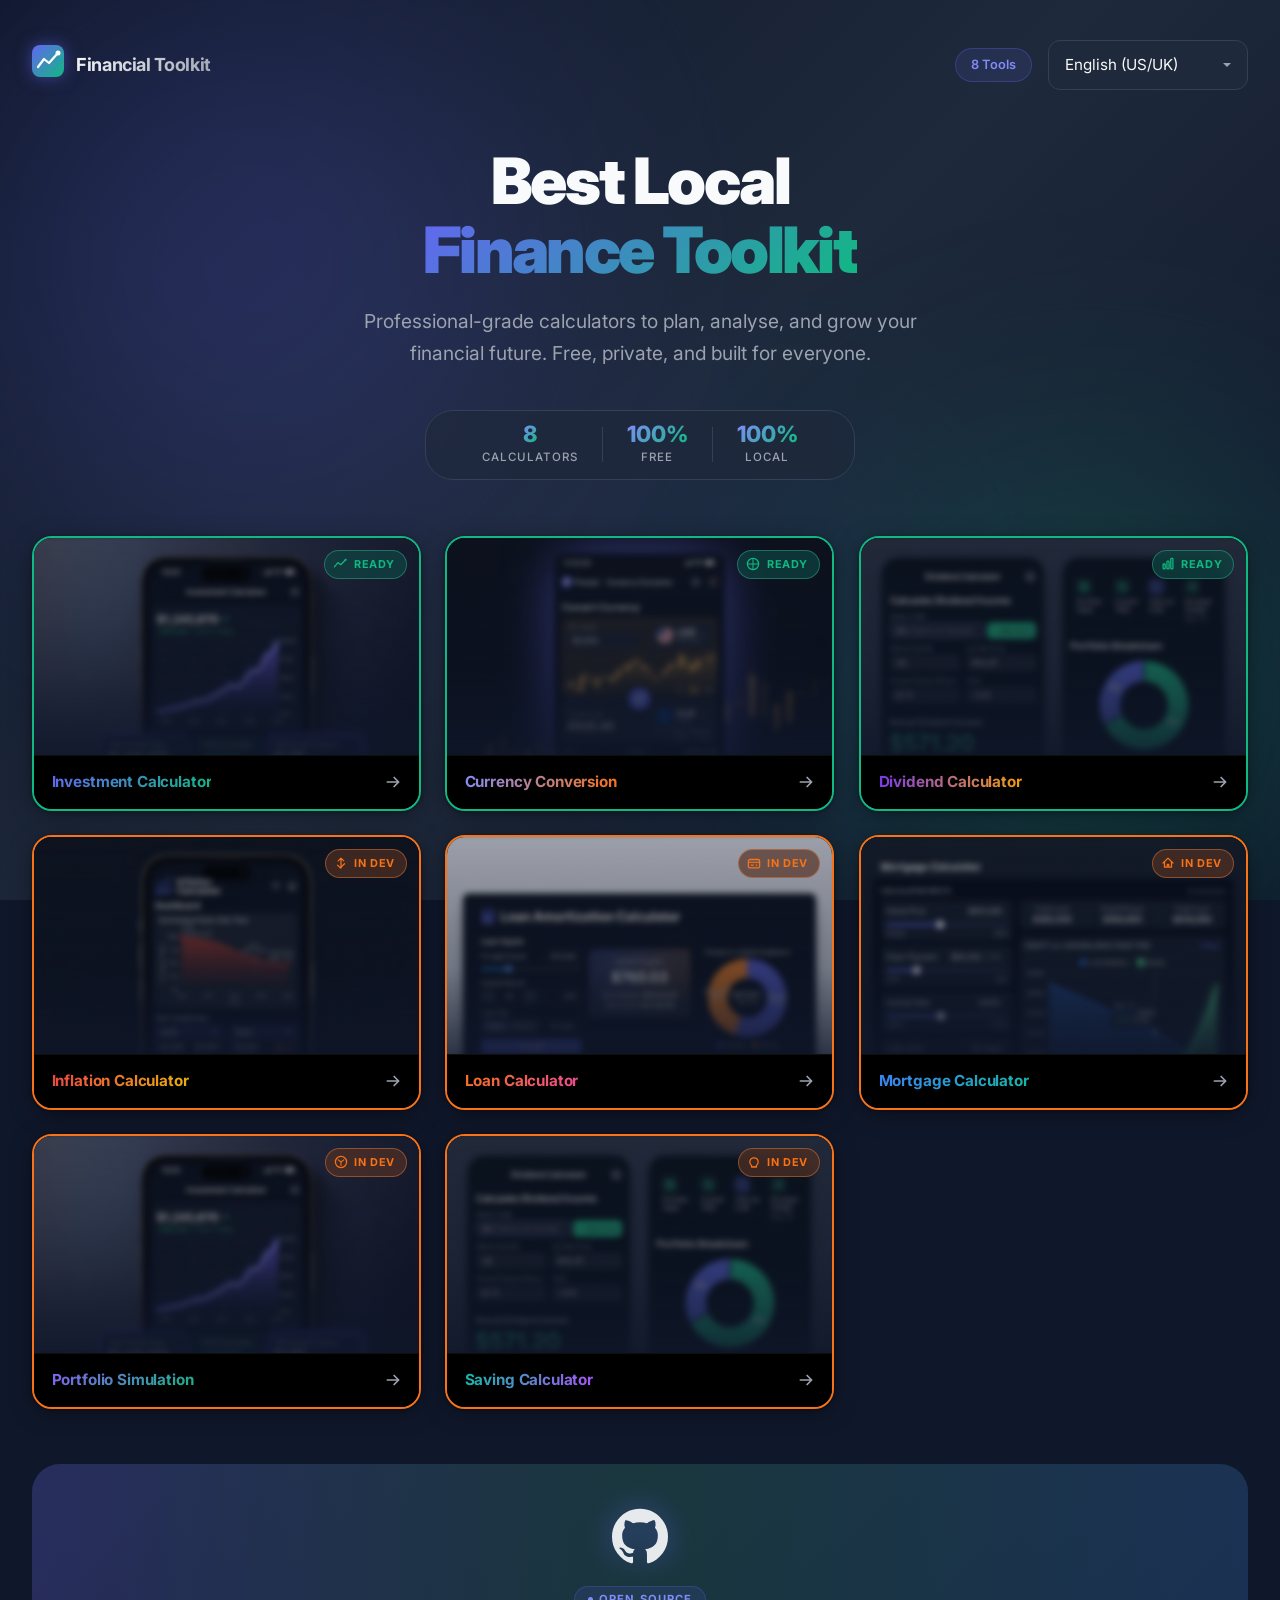
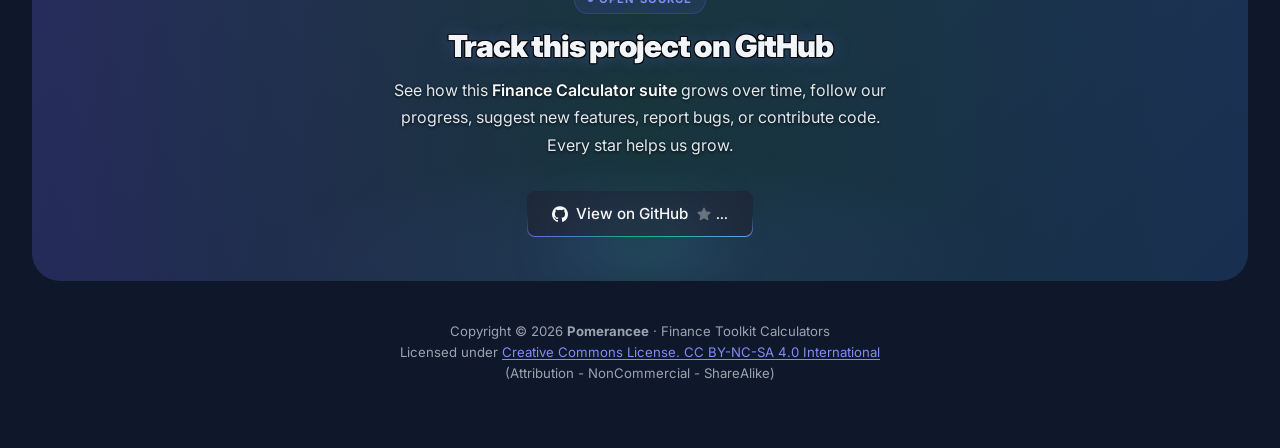
<file: index.html>
<!DOCTYPE html>
<html lang="en">

<head>
    <title id="page-title" data-i18n="metaTitle">Financial Toolkit | Pomerancee</title>
    <meta id="meta-description" name="description"
        content="A suite of professional, ad-free finance calculators covering investments, loans, mortgages, dividends, inflation, currency conversion, portfolio simulation, and savings."
        data-i18n-content="metaDescription">

    <meta id="og-title" property="og:title" content="Finance Calculators - Free Ad-Free Financial Tools"
        data-i18n-content="ogTitle">
    <meta id="og-description" property="og:description"
        content="A suite of professional, ad-free finance calculators covering investments, loans, mortgages, dividends, inflation, currency conversion, portfolio simulation, and savings."
        data-i18n-content="ogDescription">
    <meta property="og:url" content="https://finance-calculators-financial-tools.pages.dev">
    <meta id="og-site-name" property="og:site_name" content="Pomerancee Tools" data-i18n-content="ogSiteName">
    <meta property="og:image" content="/og-image.png">
    <meta property="og:type" content="website">

    <meta name="twitter:card" content="summary_large_image">
    <meta name="twitter:url" content="https://finance-calculators-financial-tools.pages.dev">
    <meta id="twitter-title" name="twitter:title" content="Finance Calculators - Free Ad-Free Financial Tools"
        data-i18n-content="twitterTitle">
    <meta id="twitter-description" name="twitter:description"
        content="A suite of professional, ad-free finance calculators covering investments, loans, mortgages, dividends, inflation, currency conversion, portfolio simulation, and savings."
        data-i18n-content="twitterDescription">
    <meta name="twitter:image" content="/og-image.png">

    <meta property="og:image:width" content="1200">
    <meta property="og:image:height" content="630">
    <meta charset="UTF-8">
    <meta name="viewport" content="width=device-width, initial-scale=1.0">

    <link rel="preconnect" href="https://fonts.googleapis.com">
    <link rel="preconnect" href="https://fonts.gstatic.com" crossorigin>
    <link href="https://fonts.googleapis.com/css2?family=Inter:wght@300;400;500;600;700;800&display=swap"
        rel="stylesheet">
    <link href="Modules/shared.css" rel="stylesheet">
    <link href="styles.css" rel="stylesheet">
    <link rel="icon" type="image/x-icon" href="/favicon.ico">
</head>

<body>

    <!-- Animated background -->
    <div class="bg-animation" aria-hidden="true">
        <div class="bg-orb orb-1"></div>
        <div class="bg-orb orb-2"></div>
        <div class="bg-orb orb-3"></div>
    </div>

    <!-- App container -->
    <div class="app-container">

        <!-- Header -->
        <header class="site-header">
            <div class="header-inner">
                <div class="header-brand">
                    <div class="brand-icon" aria-hidden="true">
                        <svg width="32" height="32" viewBox="0 0 32 32" fill="none" xmlns="http://www.w3.org/2000/svg">
                            <rect width="32" height="32" rx="8" fill="url(#brand-grad)" />
                            <polyline points="6,22 12,14 17,18 26,8" stroke="white" stroke-width="2.2"
                                stroke-linecap="round" stroke-linejoin="round" fill="none" />
                            <circle cx="26" cy="8" r="2.5" fill="white" />
                            <defs>
                                <linearGradient id="brand-grad" x1="0" y1="0" x2="32" y2="32"
                                    gradientUnits="userSpaceOnUse">
                                    <stop stop-color="#6366f1" />
                                    <stop offset="1" stop-color="#10b981" />
                                </linearGradient>
                            </defs>
                        </svg>
                    </div>
                    <span class="brand-name" data-i18n="brandName">Financial Toolkit</span>
                </div>
                <nav class="header-nav" aria-label="Site navigation" data-i18n-aria-label="siteNavigation">
                    <span class="nav-badge" data-i18n="navBadge">8 Tools</span>
                    <div class="header-language">
                        <div class="custom-select-wrapper" id="custom-language-select">
                            <div class="selected-option" id="selected-language" role="button" tabindex="0"
                                aria-haspopup="listbox" aria-expanded="false" aria-label="Select language"
                                data-i18n-aria-label="languageSelectLabel">
                                <span class="option-text">English (US/UK)</span>
                                <span class="select-arrow"></span>
                            </div>
                            <div class="custom-options" id="language-options" role="listbox"></div>
                        </div>
                        <select id="language-select" class="language-select hidden" aria-hidden="true" tabindex="-1">
                            <option value="en">English (US/UK)</option>
                            <option value="cs">Čeština (Czech)</option>
                            <option value="de">Deutsch (German)</option>
                            <option value="fr">Français (French)</option>
                            <option value="es">Español (Spanish)</option>
                            <option value="it">Italiano (Italian)</option>
                            <option value="sv">Svenska (Swedish)</option>
                            <option value="no">Norsk (Norwegian)</option>
                            <option value="da">Dansk (Danish)</option>
                            <option value="pl">Polski (Polish)</option>
                            <option value="hu">Magyar (Hungarian)</option>
                            <option value="ro">Română (Romanian)</option>
                            <option value="bg">Български (Bulgarian)</option>
                            <option value="ru">Русский (Russian)</option>
                            <option value="tr">Türkçe (Turkish)</option>
                            <option value="ja">日本語 (Japanese)</option>
                        </select>
                    </div>
                </nav>
            </div>

            <div class="hero-section">
                <h1 class="hero-title">
                    <span data-i18n="heroTitleLine1">Best Local</span> <br />
                    <span class="gradient-text" data-i18n="heroTitleHighlight">Finance Toolkit</span>
                </h1>
                <p class="hero-subtitle" data-i18n="heroSubtitle">Professional-grade calculators to plan, analyse, and grow your financial
                    future. Free, private, and built for everyone.</p>
                <div class="hero-stats" aria-label="Toolkit statistics" data-i18n-aria-label="heroStatsAria">
                    <div class="stat-item">
                        <span class="stat-number">8</span>
                        <span class="stat-label" data-i18n="statCalculators">Calculators</span>
                    </div>
                    <div class="stat-divider" aria-hidden="true"></div>
                    <div class="stat-item">
                        <span class="stat-number">100%</span>
                        <span class="stat-label" data-i18n="statFree">Free</span>
                    </div>
                    <div class="stat-divider" aria-hidden="true"></div>
                    <div class="stat-item">
                        <span class="stat-number">100%</span>
                        <span class="stat-label" data-i18n="statLocal">Local</span>
                    </div>
                </div>
            </div>
        </header>

        <!-- Grid of calculator tiles -->
        <main id="calculators-grid" class="calculators-grid" aria-label="Calculator tools" data-i18n-aria-label="mainToolsAria">

            <a id="tile-investment" class="calc-tile" data-tool="investment" href="Calculators/Investment Calculator/index.html"
                aria-label="Open Investment Calculator" data-i18n-aria-label="openInvestment">
                <svg class="tile-border" viewBox="0 0 100 100" preserveAspectRatio="none" aria-hidden="true">
                    <path class="tile-border-track" pathLength="100"></path>
                    <path class="tile-border-wave" pathLength="100"></path>
                    <path class="tile-border-wave tile-border-wave-secondary" pathLength="100"></path>
                </svg>
                <div class="tile-image-wrap">
                    <img src="Preview/investment-calculator.webp" alt="Investment Calculator preview" class="tile-img"
                        loading="lazy" data-i18n-alt="investmentPreviewAlt" />
                    <div class="tile-img-overlay" aria-hidden="true"></div>
                    <div class="tile-glow" aria-hidden="true"></div>
                    <div class="tile-desc-layer"><p class="desc-content" data-i18n="investmentDesc">Calculate compound interest, track yearly growth, and set FIRE milestones for your portfolio.</p></div>
                </div>
                <div class="tile-badge">
                    <svg class="tile-icon" viewBox="0 0 20 20" fill="none" xmlns="http://www.w3.org/2000/svg"
                        aria-hidden="true">
                        <polyline points="2,14 7,8 11,11 18,4" stroke="currentColor" stroke-width="1.8"
                            stroke-linecap="round" stroke-linejoin="round" />
                        <circle cx="18" cy="4" r="1.5" fill="currentColor" />
                    </svg>
                    <span class="tile-badge-status ready" data-i18n="statusReady">Ready</span>
                </div>
                <div class="tile-footer">
                    <span class="tile-name" data-i18n="investmentName">Investment Calculator</span>
                    <svg class="tile-arrow" viewBox="0 0 16 16" fill="none" xmlns="http://www.w3.org/2000/svg"
                        aria-hidden="true">
                        <path d="M3 8h10M9 4l4 4-4 4" stroke="currentColor" stroke-width="1.5" stroke-linecap="round"
                            stroke-linejoin="round" />
                    </svg>
                </div>
            </a>

            <a id="tile-currency" class="calc-tile" data-tool="currency" href="Calculators/Currency conversion/index.html"
                aria-label="Open Currency Conversion Calculator" data-i18n-aria-label="openCurrency">
                <svg class="tile-border" viewBox="0 0 100 100" preserveAspectRatio="none" aria-hidden="true">
                    <path class="tile-border-track" pathLength="100"></path>
                    <path class="tile-border-wave" pathLength="100"></path>
                    <path class="tile-border-wave tile-border-wave-secondary" pathLength="100"></path>
                </svg>
                <div class="tile-image-wrap">
                    <img src="Preview/currency-conversion.webp" alt="Currency Conversion preview" class="tile-img"
                        loading="lazy" data-i18n-alt="currencyPreviewAlt" />
                    <div class="tile-img-overlay" aria-hidden="true"></div>
                    <div class="tile-glow tile-glow--blue" aria-hidden="true"></div>
                    <div class="tile-desc-layer"><p class="desc-content" data-i18n="currencyDesc">Quickly convert between currencies with real-time exchange rates and historical data.</p></div>
                </div>
                <div class="tile-badge">
                    <svg class="tile-icon" viewBox="0 0 20 20" fill="none" xmlns="http://www.w3.org/2000/svg"
                        aria-hidden="true">
                        <circle cx="10" cy="10" r="8" stroke="currentColor" stroke-width="1.8" />
                        <path d="M10 2v16M2 10h16" stroke="currentColor" stroke-width="1.5" stroke-linecap="round" />
                    </svg>
                    <span class="tile-badge-status ready" data-i18n="statusReady">Ready</span>
                </div>
                <div class="tile-footer">
                    <span class="tile-name" data-i18n="currencyName">Currency Conversion</span>
                    <svg class="tile-arrow" viewBox="0 0 16 16" fill="none" xmlns="http://www.w3.org/2000/svg"
                        aria-hidden="true">
                        <path d="M3 8h10M9 4l4 4-4 4" stroke="currentColor" stroke-width="1.5" stroke-linecap="round"
                            stroke-linejoin="round" />
                    </svg>
                </div>
            </a>

            <a id="tile-dividend" class="calc-tile" data-tool="dividend" href="Calculators/Dividend Calculator/index.html"
                aria-label="Open Dividend Calculator" data-i18n-aria-label="openDividend">
                <svg class="tile-border" viewBox="0 0 100 100" preserveAspectRatio="none" aria-hidden="true">
                    <path class="tile-border-track" pathLength="100"></path>
                    <path class="tile-border-wave" pathLength="100"></path>
                    <path class="tile-border-wave tile-border-wave-secondary" pathLength="100"></path>
                </svg>
                <div class="tile-image-wrap">
                    <img src="Preview/dividend-calculator.webp" alt="Dividend Calculator preview" class="tile-img"
                        loading="lazy" data-i18n-alt="dividendPreviewAlt" />
                    <div class="tile-img-overlay" aria-hidden="true"></div>
                    <div class="tile-glow tile-glow--green" aria-hidden="true"></div>
                    <div class="tile-desc-layer"><p class="desc-content" data-i18n="dividendDesc">Estimate future dividend income and reinvestment growth over time with precision.</p></div>
                </div>
                <div class="tile-badge">
                    <svg class="tile-icon" viewBox="0 0 20 20" fill="none" xmlns="http://www.w3.org/2000/svg"
                        aria-hidden="true">
                        <rect x="3" y="10" width="3" height="7" rx="1" stroke="currentColor" stroke-width="1.8" />
                        <rect x="8.5" y="6" width="3" height="11" rx="1" stroke="currentColor" stroke-width="1.8" />
                        <rect x="14" y="2" width="3" height="15" rx="1" stroke="currentColor" stroke-width="1.8" />
                    </svg>
                    <span class="tile-badge-status ready" data-i18n="statusReady">Ready</span>
                </div>
                <div class="tile-footer">
                    <span class="tile-name" data-i18n="dividendName">Dividend Calculator</span>
                    <svg class="tile-arrow" viewBox="0 0 16 16" fill="none" xmlns="http://www.w3.org/2000/svg"
                        aria-hidden="true">
                        <path d="M3 8h10M9 4l4 4-4 4" stroke="currentColor" stroke-width="1.5" stroke-linecap="round"
                            stroke-linejoin="round" />
                    </svg>
                </div>
            </a>

            <a id="tile-inflation" class="calc-tile" data-tool="inflation" href="Calculators/Inflation Calculator/index.html"
                aria-label="Open Inflation Calculator" data-i18n-aria-label="openInflation">
                <svg class="tile-border" viewBox="0 0 100 100" preserveAspectRatio="none" aria-hidden="true">
                    <path class="tile-border-track" pathLength="100"></path>
                    <path class="tile-border-wave" pathLength="100"></path>
                    <path class="tile-border-wave tile-border-wave-secondary" pathLength="100"></path>
                </svg>
                <div class="tile-image-wrap">
                    <img src="Preview/inflation-calculator.webp" alt="Inflation Calculator preview" class="tile-img"
                        loading="lazy" data-i18n-alt="inflationPreviewAlt" />
                    <div class="tile-img-overlay" aria-hidden="true"></div>
                    <div class="tile-glow tile-glow--orange" aria-hidden="true"></div>
                    <div class="tile-desc-layer"><p class="desc-content" data-i18n="inflationDesc">Understand the future purchasing power of your money with historical and projected rates.</p></div>
                </div>
                <div class="tile-badge">
                    <svg class="tile-icon" viewBox="0 0 20 20" fill="none" xmlns="http://www.w3.org/2000/svg"
                        aria-hidden="true">
                        <path d="M10 17V3M6 7l4-4 4 4" stroke="currentColor" stroke-width="1.8" stroke-linecap="round"
                            stroke-linejoin="round" />
                        <path d="M5 13l4 4 6-6" stroke="currentColor" stroke-width="1.8" stroke-linecap="round"
                            stroke-linejoin="round" />
                    </svg>
                    <span class="tile-badge-status wip" data-i18n="statusInDev">In Dev</span>
                </div>
                <div class="tile-footer">
                    <span class="tile-name" data-i18n="inflationName">Inflation Calculator</span>
                    <svg class="tile-arrow" viewBox="0 0 16 16" fill="none" xmlns="http://www.w3.org/2000/svg"
                        aria-hidden="true">
                        <path d="M3 8h10M9 4l4 4-4 4" stroke="currentColor" stroke-width="1.5" stroke-linecap="round"
                            stroke-linejoin="round" />
                    </svg>
                </div>
            </a>

            <a id="tile-loan" class="calc-tile" data-tool="loan" href="Calculators/Loan Calculator/index.html"
                aria-label="Open Loan Calculator" data-i18n-aria-label="openLoan">
                <svg class="tile-border" viewBox="0 0 100 100" preserveAspectRatio="none" aria-hidden="true">
                    <path class="tile-border-track" pathLength="100"></path>
                    <path class="tile-border-wave" pathLength="100"></path>
                    <path class="tile-border-wave tile-border-wave-secondary" pathLength="100"></path>
                </svg>
                <div class="tile-image-wrap">
                    <img src="Preview/loan-calculator.webp" alt="Loan Calculator preview" class="tile-img"
                        loading="lazy" data-i18n-alt="loanPreviewAlt" />
                    <div class="tile-img-overlay" aria-hidden="true"></div>
                    <div class="tile-glow tile-glow--purple" aria-hidden="true"></div>
                    <div class="tile-desc-layer"><p class="desc-content" data-i18n="loanDesc">Analyze loan repayments, interest costs, and amortization schedules easily.</p></div>
                </div>
                <div class="tile-badge">
                    <svg class="tile-icon" viewBox="0 0 20 20" fill="none" xmlns="http://www.w3.org/2000/svg"
                        aria-hidden="true">
                        <rect x="2" y="5" width="16" height="12" rx="2" stroke="currentColor" stroke-width="1.8" />
                        <path d="M2 9h16" stroke="currentColor" stroke-width="1.5" />
                        <path d="M6 13h3M13 13h1" stroke="currentColor" stroke-width="1.5" stroke-linecap="round" />
                    </svg>
                    <span class="tile-badge-status wip" data-i18n="statusInDev">In Dev</span>
                </div>
                <div class="tile-footer">
                    <span class="tile-name" data-i18n="loanName">Loan Calculator</span>
                    <svg class="tile-arrow" viewBox="0 0 16 16" fill="none" xmlns="http://www.w3.org/2000/svg"
                        aria-hidden="true">
                        <path d="M3 8h10M9 4l4 4-4 4" stroke="currentColor" stroke-width="1.5" stroke-linecap="round"
                            stroke-linejoin="round" />
                    </svg>
                </div>
            </a>

            <a id="tile-mortgage" class="calc-tile" data-tool="mortgage" href="Calculators/Mortgage Calculator/index.html"
                aria-label="Open Mortgage Calculator" data-i18n-aria-label="openMortgage">
                <svg class="tile-border" viewBox="0 0 100 100" preserveAspectRatio="none" aria-hidden="true">
                    <path class="tile-border-track" pathLength="100"></path>
                    <path class="tile-border-wave" pathLength="100"></path>
                    <path class="tile-border-wave tile-border-wave-secondary" pathLength="100"></path>
                </svg>
                <div class="tile-image-wrap">
                    <img src="Preview/mortgage-calculator.webp" alt="Mortgage Calculator preview" class="tile-img"
                        loading="lazy" data-i18n-alt="mortgagePreviewAlt" />
                    <div class="tile-img-overlay" aria-hidden="true"></div>
                    <div class="tile-glow tile-glow--teal" aria-hidden="true"></div>
                    <div class="tile-desc-layer"><p class="desc-content" data-i18n="mortgageDesc">Plan mortgage payments, track equity building, and understand your true housing costs.</p></div>
                </div>
                <div class="tile-badge">
                    <svg class="tile-icon" viewBox="0 0 20 20" fill="none" xmlns="http://www.w3.org/2000/svg"
                        aria-hidden="true">
                        <path d="M3 10L10 3l7 7" stroke="currentColor" stroke-width="1.8" stroke-linecap="round"
                            stroke-linejoin="round" />
                        <path d="M5 8v8h4v-4h2v4h4V8" stroke="currentColor" stroke-width="1.8" stroke-linecap="round"
                            stroke-linejoin="round" />
                    </svg>
                    <span class="tile-badge-status wip" data-i18n="statusInDev">In Dev</span>
                </div>
                <div class="tile-footer">
                    <span class="tile-name" data-i18n="mortgageName">Mortgage Calculator</span>
                    <svg class="tile-arrow" viewBox="0 0 16 16" fill="none" xmlns="http://www.w3.org/2000/svg"
                        aria-hidden="true">
                        <path d="M3 8h10M9 4l4 4-4 4" stroke="currentColor" stroke-width="1.5" stroke-linecap="round"
                            stroke-linejoin="round" />
                    </svg>
                </div>
            </a>

            <a id="tile-portfolio" class="calc-tile" data-tool="portfolio" href="Calculators/Portfolio simulation/index.html"
                aria-label="Open Portfolio Simulation" data-i18n-aria-label="openPortfolio">
                <svg class="tile-border" viewBox="0 0 100 100" preserveAspectRatio="none" aria-hidden="true">
                    <path class="tile-border-track" pathLength="100"></path>
                    <path class="tile-border-wave" pathLength="100"></path>
                    <path class="tile-border-wave tile-border-wave-secondary" pathLength="100"></path>
                </svg>
                <div class="tile-image-wrap">
                    <img src="Preview/portfolio-simulation.webp" alt="Portfolio Simulation preview" class="tile-img"
                        loading="lazy" data-i18n-alt="portfolioPreviewAlt" />
                    <div class="tile-img-overlay" aria-hidden="true"></div>
                    <div class="tile-glow tile-glow--indigo" aria-hidden="true"></div>
                    <div class="tile-desc-layer"><p class="desc-content" data-i18n="portfolioDesc">Simulate portfolio performance and test asset allocation strategies under various market conditions.</p></div>
                </div>
                <div class="tile-badge">
                    <svg class="tile-icon" viewBox="0 0 20 20" fill="none" xmlns="http://www.w3.org/2000/svg"
                        aria-hidden="true">
                        <circle cx="10" cy="10" r="8" stroke="currentColor" stroke-width="1.8" />
                        <path d="M10 10L6 7M10 10l4-3M10 10v5" stroke="currentColor" stroke-width="1.5"
                            stroke-linecap="round" />
                    </svg>
                    <span class="tile-badge-status wip" data-i18n="statusInDev">In Dev</span>
                </div>
                <div class="tile-footer">
                    <span class="tile-name" data-i18n="portfolioName">Portfolio Simulation</span>
                    <svg class="tile-arrow" viewBox="0 0 16 16" fill="none" xmlns="http://www.w3.org/2000/svg"
                        aria-hidden="true">
                        <path d="M3 8h10M9 4l4 4-4 4" stroke="currentColor" stroke-width="1.5" stroke-linecap="round"
                            stroke-linejoin="round" />
                    </svg>
                </div>
            </a>

            <a id="tile-saving" class="calc-tile" data-tool="saving" href="Calculators/Saving Calculator/index.html"
                aria-label="Open Saving Calculator" data-i18n-aria-label="openSaving">
                <svg class="tile-border" viewBox="0 0 100 100" preserveAspectRatio="none" aria-hidden="true">
                    <path class="tile-border-track" pathLength="100"></path>
                    <path class="tile-border-wave" pathLength="100"></path>
                    <path class="tile-border-wave tile-border-wave-secondary" pathLength="100"></path>
                </svg>
                <div class="tile-image-wrap">
                    <img src="Preview/saving-calculator.webp" alt="Saving Calculator preview" class="tile-img"
                        loading="lazy" data-i18n-alt="savingPreviewAlt" />
                    <div class="tile-img-overlay" aria-hidden="true"></div>
                    <div class="tile-glow tile-glow--green" aria-hidden="true"></div>
                    <div class="tile-desc-layer"><p class="desc-content" data-i18n="savingDesc">Set saving goals and instantly visualize how your regular contributions compound over time.</p></div>
                </div>
                <div class="tile-badge">
                    <svg class="tile-icon" viewBox="0 0 20 20" fill="none" xmlns="http://www.w3.org/2000/svg"
                        aria-hidden="true">
                        <path d="M4 10c0-3.3 2.7-6 6-6s6 2.7 6 6c0 2-1 3.8-2.5 4.9V17H6.5v-2.1C5 13.8 4 12 4 10z"
                            stroke="currentColor" stroke-width="1.8" stroke-linejoin="round" />
                        <path d="M7 17h6" stroke="currentColor" stroke-width="1.5" stroke-linecap="round" />
                    </svg>
                    <span class="tile-badge-status wip" data-i18n="statusInDev">In Dev</span>
                </div>
                <div class="tile-footer">
                    <span class="tile-name" data-i18n="savingName">Saving Calculator</span>
                    <svg class="tile-arrow" viewBox="0 0 16 16" fill="none" xmlns="http://www.w3.org/2000/svg"
                        aria-hidden="true">
                        <path d="M3 8h10M9 4l4 4-4 4" stroke="currentColor" stroke-width="1.5" stroke-linecap="round"
                            stroke-linejoin="round" />
                    </svg>
                </div>
            </a>

        </main>

        <!-- GitHub CTA -->
        <section class="gh-cta" aria-label="GitHub project" data-i18n-aria-label="githubProjectLabel">
            <div class="gh-cta-inner">
                <svg class="gh-cta-octocat" viewBox="0 0 438.549 438.549" xmlns="http://www.w3.org/2000/svg"
                    aria-hidden="true">
                    <path
                        d="M409.132 114.573c-19.608-33.596-46.205-60.194-79.798-79.8-33.598-19.607-70.277-29.408-110.063-29.408-39.781 0-76.472 9.804-110.063 29.408-33.596 19.605-60.192 46.204-79.8 79.8C9.803 148.168 0 184.854 0 224.63c0 47.78 13.94 90.745 41.827 128.906 27.884 38.164 63.906 64.572 108.063 79.227 5.14.954 8.945.283 11.419-1.996 2.475-2.282 3.711-5.14 3.711-8.562 0-.571-.049-5.708-.144-15.417a2549.81 2549.81 0 01-.144-25.406l-6.567 1.136c-4.187.767-9.469 1.092-15.846 1-6.374-.089-12.991-.757-19.842-1.999-6.854-1.231-13.229-4.086-19.13-8.559-5.898-4.473-10.085-10.328-12.56-17.556l-2.855-6.57c-1.903-4.374-4.899-9.233-8.992-14.559-4.093-5.331-8.232-8.945-12.419-10.848l-1.999-1.431c-1.332-.951-2.568-2.098-3.711-3.429-1.142-1.331-1.997-2.663-2.568-3.997-.572-1.335-.098-2.43 1.427-3.289 1.525-.859 4.281-1.276 8.28-1.276l5.708.853c3.807.763 8.516 3.042 14.133 6.851 5.614 3.806 10.229 8.754 13.846 14.842 4.38 7.806 9.657 13.754 15.846 17.847 6.184 4.093 12.419 6.136 18.699 6.136 6.28 0 11.704-.476 16.274-1.423 4.565-.952 8.848-2.383 12.847-4.285 1.713-12.758 6.377-22.559 13.988-29.41-10.848-1.14-20.601-2.857-29.264-5.14-8.658-2.286-17.605-5.996-26.835-11.14-9.235-5.137-16.896-11.516-22.985-19.126-6.09-7.614-11.088-17.61-14.987-29.979-3.901-12.374-5.852-26.648-5.852-42.826 0-23.035 7.52-42.637 22.557-58.817-7.044-17.318-6.379-36.732 1.997-58.24 5.52-1.715 13.706-.428 24.554 3.853 10.85 4.283 18.794 7.952 23.84 10.994 5.046 3.041 9.089 5.618 12.135 7.708 17.705-4.947 35.976-7.421 54.818-7.421s37.117 2.474 54.823 7.421l10.849-6.849c7.419-4.57 16.18-8.758 26.262-12.565 10.088-3.805 17.802-4.853 23.134-3.138 8.562 21.509 9.325 40.922 2.279 58.24 15.036 16.18 22.559 35.787 22.559 58.817 0 16.178-1.958 30.497-5.853 42.966-3.9 12.471-8.941 22.457-15.125 29.979-6.191 7.521-13.901 13.85-23.131 18.986-9.232 5.14-18.182 8.85-26.84 11.136-8.662 2.286-18.415 4.004-29.263 5.146 9.894 8.562 14.842 22.077 14.842 40.539v60.237c0 3.422 1.19 6.279 3.572 8.562 2.379 2.279 6.136 2.95 11.276 1.995 44.163-14.653 80.185-41.062 108.068-79.226 27.88-38.161 41.825-81.126 41.825-128.906-.01-39.771-9.818-76.454-29.414-110.049z"
                        fill="currentColor" />
                </svg>
                <div class="gh-cta-eyebrow">
                    <span class="gh-cta-eyebrow-dot" aria-hidden="true"></span>
                    <span data-i18n="openSource">Open Source</span>
                </div>
                <h2 class="gh-cta-title" data-i18n="ghCtaTitle">Track this project on GitHub</h2>
                <p class="gh-cta-text">
                    <span data-i18n="ghCtaTextPrefix">See how this</span>
                    <strong data-i18n="ghCtaTextStrong">Finance Calculator suite</strong>
                    <span data-i18n="ghCtaTextSuffix">grows over time, follow our progress, suggest new features, report bugs, or contribute code. Every star helps us grow.</span>
                </p>
                <a id="gh-cta-btn" class="github-btn" href="https://github.com/robajzsek-a11y/Investing-Calculator"
                    target="_blank" rel="noopener noreferrer" title="View on GitHub" aria-label="View on GitHub"
                    data-i18n-title="githubPage" data-i18n-aria-label="githubPage">
                    <span class="gh-inner">
                        <svg class="gh-logo" viewBox="0 0 438.549 438.549" xmlns="http://www.w3.org/2000/svg"
                            aria-hidden="true">
                            <path
                                d="M409.132 114.573c-19.608-33.596-46.205-60.194-79.798-79.8-33.598-19.607-70.277-29.408-110.063-29.408-39.781 0-76.472 9.804-110.063 29.408-33.596 19.605-60.192 46.204-79.8 79.8C9.803 148.168 0 184.854 0 224.63c0 47.78 13.94 90.745 41.827 128.906 27.884 38.164 63.906 64.572 108.063 79.227 5.14.954 8.945.283 11.419-1.996 2.475-2.282 3.711-5.14 3.711-8.562 0-.571-.049-5.708-.144-15.417a2549.81 2549.81 0 01-.144-25.406l-6.567 1.136c-4.187.767-9.469 1.092-15.846 1-6.374-.089-12.991-.757-19.842-1.999-6.854-1.231-13.229-4.086-19.13-8.559-5.898-4.473-10.085-10.328-12.56-17.556l-2.855-6.57c-1.903-4.374-4.899-9.233-8.992-14.559-4.093-5.331-8.232-8.945-12.419-10.848l-1.999-1.431c-1.332-.951-2.568-2.098-3.711-3.429-1.142-1.331-1.997-2.663-2.568-3.997-.572-1.335-.098-2.43 1.427-3.289 1.525-.859 4.281-1.276 8.28-1.276l5.708.853c3.807.763 8.516 3.042 14.133 6.851 5.614 3.806 10.229 8.754 13.846 14.842 4.38 7.806 9.657 13.754 15.846 17.847 6.184 4.093 12.419 6.136 18.699 6.136 6.28 0 11.704-.476 16.274-1.423 4.565-.952 8.848-2.383 12.847-4.285 1.713-12.758 6.377-22.559 13.988-29.41-10.848-1.14-20.601-2.857-29.264-5.14-8.658-2.286-17.605-5.996-26.835-11.14-9.235-5.137-16.896-11.516-22.985-19.126-6.09-7.614-11.088-17.61-14.987-29.979-3.901-12.374-5.852-26.648-5.852-42.826 0-23.035 7.52-42.637 22.557-58.817-7.044-17.318-6.379-36.732 1.997-58.24 5.52-1.715 13.706-.428 24.554 3.853 10.85 4.283 18.794 7.952 23.84 10.994 5.046 3.041 9.089 5.618 12.135 7.708 17.705-4.947 35.976-7.421 54.818-7.421s37.117 2.474 54.823 7.421l10.849-6.849c7.419-4.57 16.18-8.758 26.262-12.565 10.088-3.805 17.802-4.853 23.134-3.138 8.562 21.509 9.325 40.922 2.279 58.24 15.036 16.18 22.559 35.787 22.559 58.817 0 16.178-1.958 30.497-5.853 42.966-3.9 12.471-8.941 22.457-15.125 29.979-6.191 7.521-13.901 13.85-23.131 18.986-9.232 5.14-18.182 8.85-26.84 11.136-8.662 2.286-18.415 4.004-29.263 5.146 9.894 8.562 14.842 22.077 14.842 40.539v60.237c0 3.422 1.19 6.279 3.572 8.562 2.379 2.279 6.136 2.95 11.276 1.995 44.163-14.653 80.185-41.062 108.068-79.226 27.88-38.161 41.825-81.126 41.825-128.906-.01-39.771-9.818-76.454-29.414-110.049z"
                                fill="currentColor" />
                        </svg>
                        <span class="gh-label" data-i18n="githubPage">View on GitHub</span>
                    </span>
                    <span class="gh-inner gh-star-group">
                        <svg class="gh-star-icon" aria-hidden="true" fill="currentColor" viewBox="0 0 24 24"
                            xmlns="http://www.w3.org/2000/svg">
                            <path clip-rule="evenodd"
                                d="M10.788 3.21c.448-1.077 1.976-1.077 2.424 0l2.082 5.006 5.404.434c1.164.093 1.636 1.545.749 2.305l-4.117 3.527 1.257 5.273c.271 1.136-.964 2.033-1.96 1.425L12 18.354 7.373 21.18c-.996.608-2.231-.29-1.96-1.425l1.257-5.273-4.117-3.527c-.887-.76-.415-2.212.749-2.305l5.404-.434 2.082-5.005Z"
                                fill-rule="evenodd" />
                        </svg>
                        <span class="gh-star-count" id="gh-cta-star-count">...</span>
                    </span>
                </a>
            </div>
        </section>

        <!-- Footer -->
        <footer class="site-footer">
            <p>
                <span data-i18n="footerCopyrightPrefix">Copyright &copy; 2026</span>
                <strong>Pomerancee</strong>
                &middot;
                <span data-i18n="footerCopyrightSuffix">Finance Toolkit Calculators</span>
            </p>
            <p>
                <span data-i18n="licensedUnder">Licensed under</span>
                <a rel="license" href="https://creativecommons.org/licenses/by-nc-sa/4.0/" target="_blank">
                    <span data-i18n="licenseName">Creative Commons License.</span>
                    <span data-i18n="licenseType">CC BY-NC-SA 4.0 International</span>
                </a>
                <br>
                (<span data-i18n="licenseTerms">Attribution - NonCommercial - ShareAlike</span>)
            </p>
        </footer>

    </div>

    <script src="translations.js"></script>
    <script src="Modules/Language-Algorythm.js"></script>
    <script src="Modules/github-stars.js"></script>
    <script src="app.js"></script>
</body>

</html>
</file>
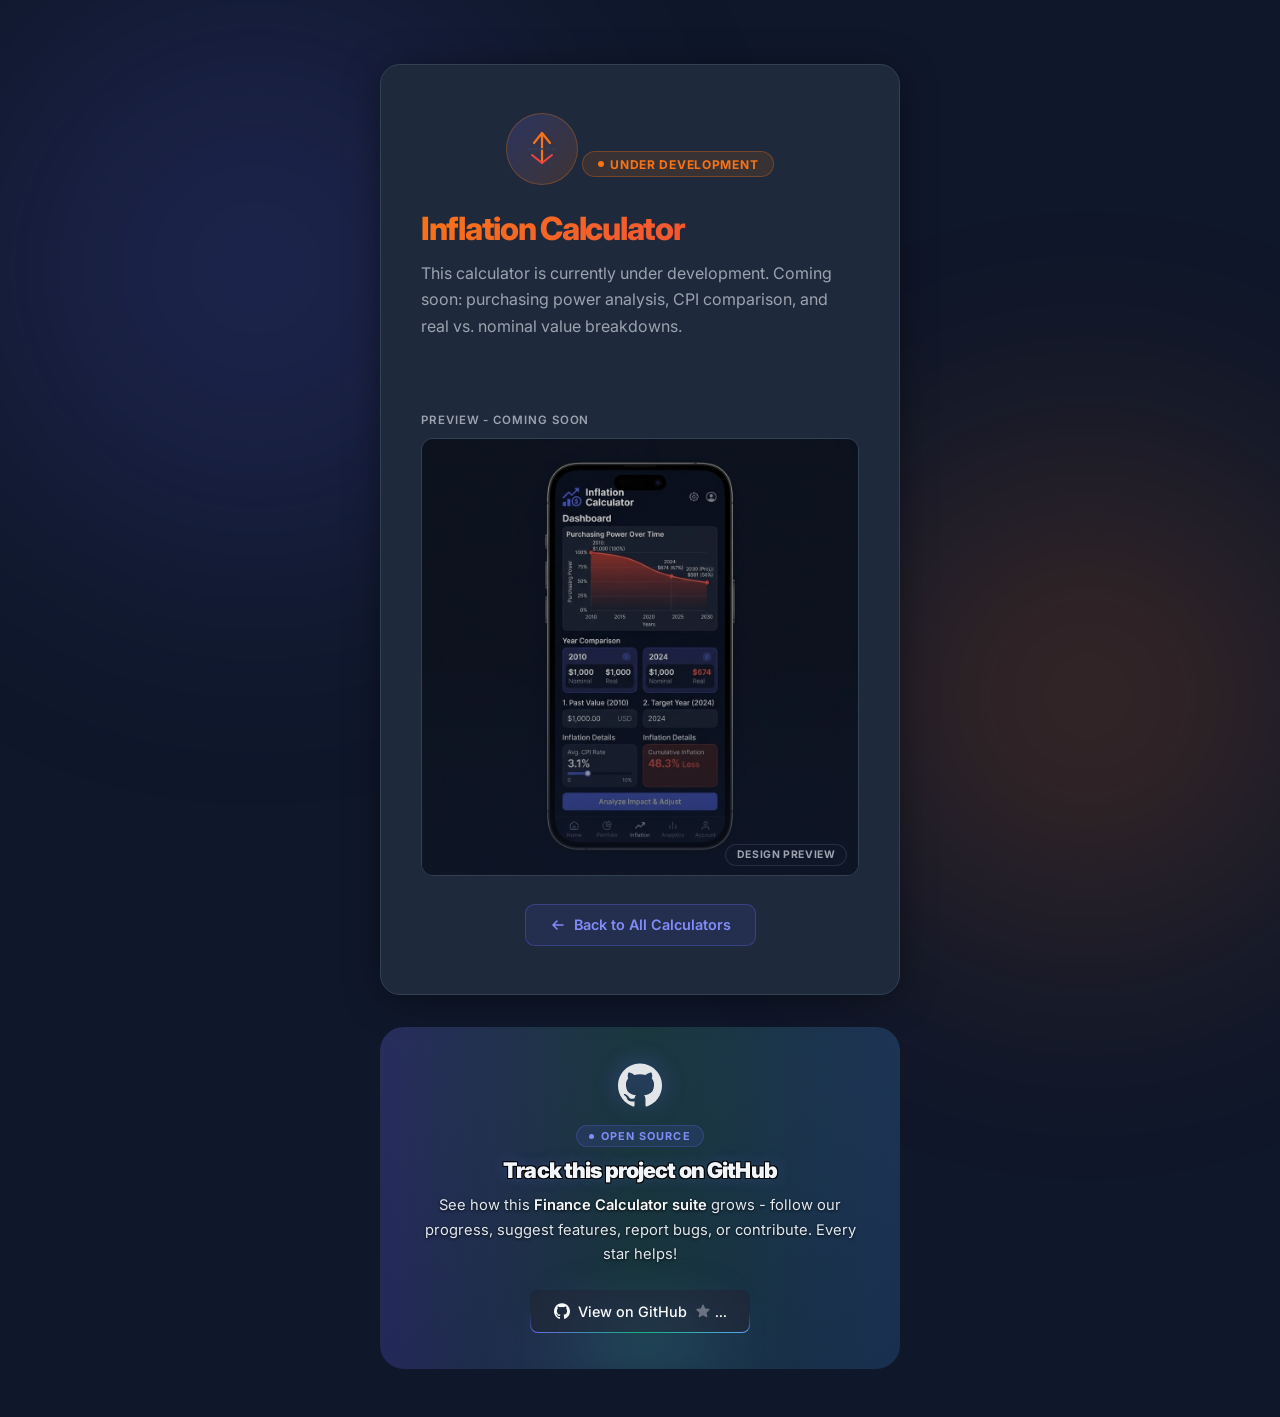
<file: Calculators/Inflation Calculator/index.html>
<!DOCTYPE html>
<html lang="en">
<head>
    <title>Inflation Calculator - Purchasing Power & CPI Tool | Pomerancee</title>
    <meta name="description"
        content="Calculate the impact of inflation on purchasing power, compare CPI trends, and analyze real vs. nominal values with this free, ad-free inflation calculator.">

    <meta property="og:title" content="Inflation Calculator - Purchasing Power & CPI Tool">
    <meta property="og:description"
        content="Calculate the impact of inflation on purchasing power, compare CPI trends, and analyze real vs. nominal values with this free, ad-free inflation calculator.">
    <meta property="og:url" content="https://financecalculators.pomerancee.workers.dev/inflation">
    <meta property="og:site_name" content="Pomerancee Tools">
    <meta property="og:image" content="https://financecalculators.pomerancee.workers.dev/og-image.png">
    <meta property="og:type" content="website">

    <meta name="twitter:card" content="summary_large_image">
    <meta name="twitter:url" content="https://financecalculators.pomerancee.workers.dev/inflation">
    <meta name="twitter:title" content="Inflation Calculator - Purchasing Power & CPI Tool">
    <meta name="twitter:description"
        content="Calculate the impact of inflation on purchasing power, compare CPI trends, and analyze real vs. nominal values with this free, ad-free inflation calculator.">
    <meta name="twitter:image" content="https://financecalculators.pomerancee.workers.dev/og-image.png">

    <meta property="og:image:width" content="1200">
    <meta property="og:image:height" content="630">
    <meta charset="UTF-8">
    <meta name="viewport" content="width=device-width, initial-scale=1.0">

    <link rel="preconnect" href="https://fonts.googleapis.com">
    <link rel="preconnect" href="https://fonts.gstatic.com" crossorigin>
    <link href="https://fonts.googleapis.com/css2?family=Inter:wght@300;400;500;600;700;800&display=swap"
        rel="stylesheet">
    <link rel="icon" type="image/x-icon" href="https://investmentcalculator.pomerancee.workers.dev/favicon.ico">
    <link rel="stylesheet" href="../../Modules/shared.css">
    <link rel="stylesheet" href="styles.css">
</head>
<body>
    <div class="bg-orb orb-1" aria-hidden="true"></div>
    <div class="bg-orb orb-2" aria-hidden="true"></div>
    <div class="card">
        <div class="icon-wrap" aria-hidden="true">
            <svg viewBox="0 0 36 36" fill="none" xmlns="http://www.w3.org/2000/svg">
                <path d="M18 32V4M10 12l8-10 8 10" stroke="#f97316" stroke-width="2.2" stroke-linecap="round" stroke-linejoin="round"/>
                <path d="M8 24l10 8 10-8" stroke="#ef4444" stroke-width="2" stroke-linecap="round" stroke-linejoin="round"/>
                <path d="M4 18h28" stroke="#334155" stroke-width="1.5" stroke-linecap="round" stroke-dasharray="3 3"/>
            </svg>
        </div>
        <div class="wip-badge"><span class="wip-dot"></span> Under Development</div>
        <header id="app-header-section">
            <div class="app-header-copy">
                
        <h1>Inflation Calculator</h1>
        <p>This calculator is currently under development. Coming soon: purchasing power analysis, CPI comparison, and real vs. nominal value breakdowns.</p>

        
                
            </div>
        </header>
<!-- Preview: how the finished page will look -->
        <div class="preview-wrap">
            <p class="preview-label">Preview - coming soon</p>
            <div class="preview-img-box">
                <img src="../../Preview/inflation-calculator.webp" alt="Inflation Calculator preview" class="preview-img" />
                <div class="preview-img-overlay"></div>
                <span class="preview-badge">Design Preview</span>
            </div>
        </div>

        <div class="action-row">
            <a id="back-home" class="back-btn" href="../../index.html">
                <svg viewBox="0 0 16 16" fill="none" xmlns="http://www.w3.org/2000/svg" aria-hidden="true"><path d="M13 8H3M7 4L3 8l4 4" stroke="currentColor" stroke-width="1.6" stroke-linecap="round" stroke-linejoin="round"/></svg>
                Back to All Calculators
            </a>
        </div>
    </div>

    <!-- GitHub CTA Banner -->
    <section class="gh-cta" aria-label="GitHub project">
        <div class="gh-cta-inner">
            <svg class="gh-cta-octocat" viewBox="0 0 438.549 438.549" xmlns="http://www.w3.org/2000/svg" aria-hidden="true"><path d="M409.132 114.573c-19.608-33.596-46.205-60.194-79.798-79.8-33.598-19.607-70.277-29.408-110.063-29.408-39.781 0-76.472 9.804-110.063 29.408-33.596 19.605-60.192 46.204-79.8 79.8C9.803 148.168 0 184.854 0 224.63c0 47.78 13.94 90.745 41.827 128.906 27.884 38.164 63.906 64.572 108.063 79.227 5.14.954 8.945.283 11.419-1.996 2.475-2.282 3.711-5.14 3.711-8.562 0-.571-.049-5.708-.144-15.417a2549.81 2549.81 0 01-.144-25.406l-6.567 1.136c-4.187.767-9.469 1.092-15.846 1-6.374-.089-12.991-.757-19.842-1.999-6.854-1.231-13.229-4.086-19.13-8.559-5.898-4.473-10.085-10.328-12.56-17.556l-2.855-6.57c-1.903-4.374-4.899-9.233-8.992-14.559-4.093-5.331-8.232-8.945-12.419-10.848l-1.999-1.431c-1.332-.951-2.568-2.098-3.711-3.429-1.142-1.331-1.997-2.663-2.568-3.997-.572-1.335-.098-2.43 1.427-3.289 1.525-.859 4.281-1.276 8.28-1.276l5.708.853c3.807.763 8.516 3.042 14.133 6.851 5.614 3.806 10.229 8.754 13.846 14.842 4.38 7.806 9.657 13.754 15.846 17.847 6.184 4.093 12.419 6.136 18.699 6.136 6.28 0 11.704-.476 16.274-1.423 4.565-.952 8.848-2.383 12.847-4.285 1.713-12.758 6.377-22.559 13.988-29.41-10.848-1.14-20.601-2.857-29.264-5.14-8.658-2.286-17.605-5.996-26.835-11.14-9.235-5.137-16.896-11.516-22.985-19.126-6.09-7.614-11.088-17.61-14.987-29.979-3.901-12.374-5.852-26.648-5.852-42.826 0-23.035 7.52-42.637 22.557-58.817-7.044-17.318-6.379-36.732 1.997-58.24 5.52-1.715 13.706-.428 24.554 3.853 10.85 4.283 18.794 7.952 23.84 10.994 5.046 3.041 9.089 5.618 12.135 7.708 17.705-4.947 35.976-7.421 54.818-7.421s37.117 2.474 54.823 7.421l10.849-6.849c7.419-4.57 16.18-8.758 26.262-12.565 10.088-3.805 17.802-4.853 23.134-3.138 8.562 21.509 9.325 40.922 2.279 58.24 15.036 16.18 22.559 35.787 22.559 58.817 0 16.178-1.958 30.497-5.853 42.966-3.9 12.471-8.941 22.457-15.125 29.979-6.191 7.521-13.901 13.85-23.131 18.986-9.232 5.14-18.182 8.85-26.84 11.136-8.662 2.286-18.415 4.004-29.263 5.146 9.894 8.562 14.842 22.077 14.842 40.539v60.237c0 3.422 1.19 6.279 3.572 8.562 2.379 2.279 6.136 2.95 11.276 1.995 44.163-14.653 80.185-41.062 108.068-79.226 27.88-38.161 41.825-81.126 41.825-128.906-.01-39.771-9.818-76.454-29.414-110.049z" fill="currentColor"/></svg>
            <div class="gh-cta-eyebrow"><span class="gh-cta-eyebrow-dot" aria-hidden="true"></span> Open Source</div>
            <h2 class="gh-cta-title">Track this project on GitHub</h2>
            <p class="gh-cta-text">See how this <strong>Finance Calculator suite</strong> grows - follow our progress, suggest features, report bugs, or contribute. Every star helps!</p>
            <a id="gh-cta-btn-inflation" class="github-btn" href="https://github.com/robajzsek-a11y/Investing-Calculator" target="_blank" rel="noopener noreferrer" title="View on GitHub" aria-label="View on GitHub">
                <span class="gh-inner">
                    <svg class="gh-logo" viewBox="0 0 438.549 438.549" xmlns="http://www.w3.org/2000/svg" aria-hidden="true"><path d="M409.132 114.573c-19.608-33.596-46.205-60.194-79.798-79.8-33.598-19.607-70.277-29.408-110.063-29.408-39.781 0-76.472 9.804-110.063 29.408-33.596 19.605-60.192 46.204-79.8 79.8C9.803 148.168 0 184.854 0 224.63c0 47.78 13.94 90.745 41.827 128.906 27.884 38.164 63.906 64.572 108.063 79.227 5.14.954 8.945.283 11.419-1.996 2.475-2.282 3.711-5.14 3.711-8.562 0-.571-.049-5.708-.144-15.417a2549.81 2549.81 0 01-.144-25.406l-6.567 1.136c-4.187.767-9.469 1.092-15.846 1-6.374-.089-12.991-.757-19.842-1.999-6.854-1.231-13.229-4.086-19.13-8.559-5.898-4.473-10.085-10.328-12.56-17.556l-2.855-6.57c-1.903-4.374-4.899-9.233-8.992-14.559-4.093-5.331-8.232-8.945-12.419-10.848l-1.999-1.431c-1.332-.951-2.568-2.098-3.711-3.429-1.142-1.331-1.997-2.663-2.568-3.997-.572-1.335-.098-2.43 1.427-3.289 1.525-.859 4.281-1.276 8.28-1.276l5.708.853c3.807.763 8.516 3.042 14.133 6.851 5.614 3.806 10.229 8.754 13.846 14.842 4.38 7.806 9.657 13.754 15.846 17.847 6.184 4.093 12.419 6.136 18.699 6.136 6.28 0 11.704-.476 16.274-1.423 4.565-.952 8.848-2.383 12.847-4.285 1.713-12.758 6.377-22.559 13.988-29.41-10.848-1.14-20.601-2.857-29.264-5.14-8.658-2.286-17.605-5.996-26.835-11.14-9.235-5.137-16.896-11.516-22.985-19.126-6.09-7.614-11.088-17.61-14.987-29.979-3.901-12.374-5.852-26.648-5.852-42.826 0-23.035 7.52-42.637 22.557-58.817-7.044-17.318-6.379-36.732 1.997-58.24 5.52-1.715 13.706-.428 24.554 3.853 10.85 4.283 18.794 7.952 23.84 10.994 5.046 3.041 9.089 5.618 12.135 7.708 17.705-4.947 35.976-7.421 54.818-7.421s37.117 2.474 54.823 7.421l10.849-6.849c7.419-4.57 16.18-8.758 26.262-12.565 10.088-3.805 17.802-4.853 23.134-3.138 8.562 21.509 9.325 40.922 2.279 58.24 15.036 16.18 22.559 35.787 22.559 58.817 0 16.178-1.958 30.497-5.853 42.966-3.9 12.471-8.941 22.457-15.125 29.979-6.191 7.521-13.901 13.85-23.131 18.986-9.232 5.14-18.182 8.85-26.84 11.136-8.662 2.286-18.415 4.004-29.263 5.146 9.894 8.562 14.842 22.077 14.842 40.539v60.237c0 3.422 1.19 6.279 3.572 8.562 2.379 2.279 6.136 2.95 11.276 1.995 44.163-14.653 80.185-41.062 108.068-79.226 27.88-38.161 41.825-81.126 41.825-128.906-.01-39.771-9.818-76.454-29.414-110.049z" fill="currentColor"/></svg>
                    <span class="gh-label">View on GitHub</span>
                </span>
                <span class="gh-inner gh-star-group">
                    <svg class="gh-star-icon" aria-hidden="true" fill="currentColor" viewBox="0 0 24 24"><path clip-rule="evenodd" d="M10.788 3.21c.448-1.077 1.976-1.077 2.424 0l2.082 5.006 5.404.434c1.164.093 1.636 1.545.749 2.305l-4.117 3.527 1.257 5.273c.271 1.136-.964 2.033-1.96 1.425L12 18.354 7.373 21.18c-.996.608-2.231-.29-1.96-1.425l1.257-5.273-4.117-3.527c-.887-.76-.415-2.212.749-2.305l5.404-.434 2.082-5.005Z" fill-rule="evenodd"/></svg>
                    <span class="gh-star-count">...</span>
                </span>
            </a>
        </div>
    </section>
    <script src="../../Modules/github-stars.js"></script>
</body>
</html>
</file>
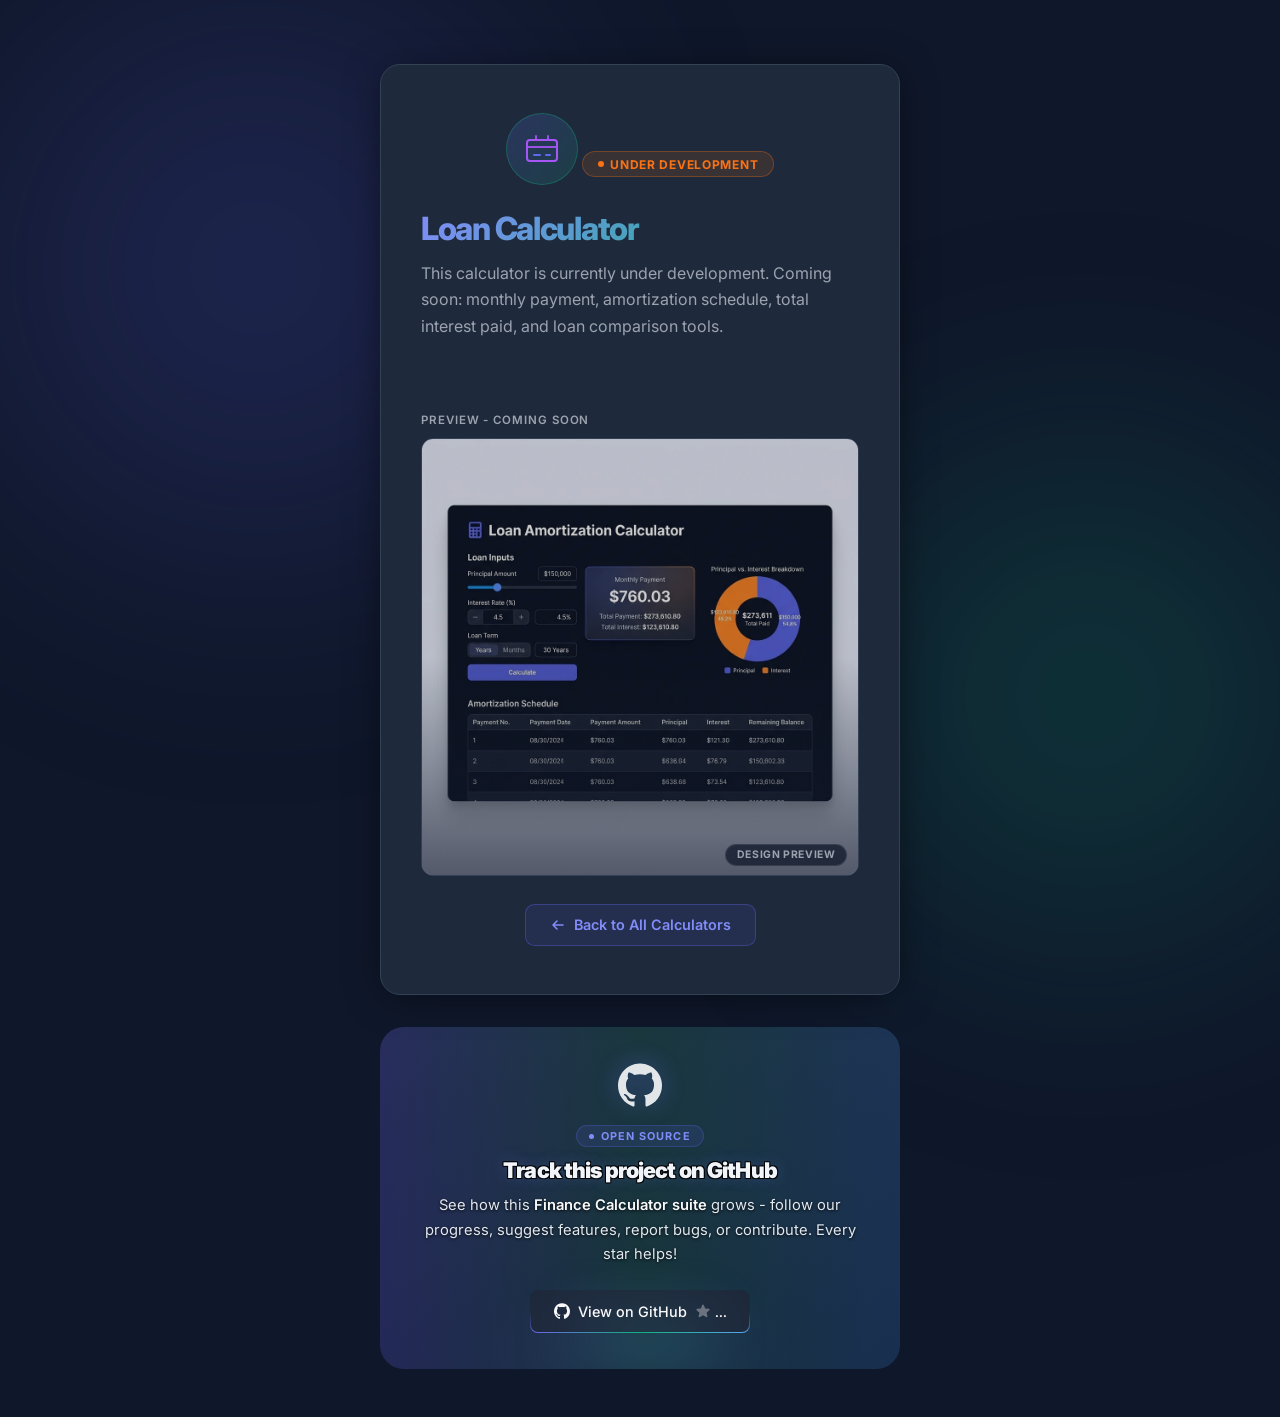
<file: Calculators/Loan Calculator/index.html>
<!DOCTYPE html>
<html lang="en">
<head>
    <title>Loan Calculator - Monthly Payment & Amortization Tool | Pomerancee</title>
    <meta name="description"
        content="Calculate loan payments, amortization schedules, and total interest with this free, ad-free loan calculator.">

    <meta property="og:title" content="Loan Calculator - Monthly Payment & Amortization Tool">
    <meta property="og:description"
        content="Calculate loan payments, amortization schedules, and total interest with this free, ad-free loan calculator.">
    <meta property="og:url" content="https://financecalculators.pomerancee.workers.dev/loan">
    <meta property="og:site_name" content="Pomerancee Tools">
    <meta property="og:image" content="https://financecalculators.pomerancee.workers.dev/og-image.png">
    <meta property="og:type" content="website">

    <meta name="twitter:card" content="summary_large_image">
    <meta name="twitter:url" content="https://financecalculators.pomerancee.workers.dev/loan">
    <meta name="twitter:title" content="Loan Calculator - Monthly Payment & Amortization Tool">
    <meta name="twitter:description"
        content="Calculate loan payments, amortization schedules, and total interest with this free, ad-free loan calculator.">
    <meta name="twitter:image" content="https://financecalculators.pomerancee.workers.dev/og-image.png">

    <meta property="og:image:width" content="1200">
    <meta property="og:image:height" content="630">
    <meta charset="UTF-8">
    <meta name="viewport" content="width=device-width, initial-scale=1.0">

    <link rel="preconnect" href="https://fonts.googleapis.com">
    <link rel="preconnect" href="https://fonts.gstatic.com" crossorigin>
    <link href="https://fonts.googleapis.com/css2?family=Inter:wght@300;400;500;600;700;800&display=swap"
        rel="stylesheet">
    <link rel="icon" type="image/x-icon" href="https://investmentcalculator.pomerancee.workers.dev/favicon.ico">
    <link rel="stylesheet" href="../../Modules/shared.css">
    <link rel="stylesheet" href="styles.css">
</head>
<body>
    <div class="bg-orb orb-1" aria-hidden="true"></div>
    <div class="bg-orb orb-2" aria-hidden="true"></div>
    <div class="card">
        <div class="icon-wrap" aria-hidden="true">
            <svg viewBox="0 0 36 36" fill="none" xmlns="http://www.w3.org/2000/svg">
                <rect x="3" y="9" width="30" height="21" rx="3" stroke="#a855f7" stroke-width="2"/>
                <path d="M3 16h30" stroke="#a855f7" stroke-width="1.8"/>
                <path d="M10 24h6M22 24h4" stroke="#6366f1" stroke-width="2" stroke-linecap="round"/>
                <path d="M12 5v4M24 5v4" stroke="#a855f7" stroke-width="1.8" stroke-linecap="round"/>
            </svg>
        </div>
        <div class="wip-badge"><span class="wip-dot"></span> Under Development</div>
        <header id="app-header-section">
            <div class="app-header-copy">
                
        <h1>Loan Calculator</h1>
        <p>This calculator is currently under development. Coming soon: monthly payment, amortization schedule, total interest paid, and loan comparison tools.</p>

        
                
            </div>
        </header>
<!-- Preview: how the finished page will look -->
        <div class="preview-wrap">
            <p class="preview-label">Preview - coming soon</p>
            <div class="preview-img-box">
                <img src="../../Preview/loan-calculator.webp" alt="Loan Calculator preview" class="preview-img" />
                <div class="preview-img-overlay"></div>
                <span class="preview-badge">Design Preview</span>
            </div>
        </div>

        <div class="action-row">
            <a id="back-home" class="back-btn" href="../../index.html">
                <svg viewBox="0 0 16 16" fill="none" xmlns="http://www.w3.org/2000/svg" aria-hidden="true"><path d="M13 8H3M7 4L3 8l4 4" stroke="currentColor" stroke-width="1.6" stroke-linecap="round" stroke-linejoin="round"/></svg>
                Back to All Calculators
            </a>
        </div>
    </div>

    <!-- GitHub CTA Banner -->
    <section class="gh-cta" aria-label="GitHub project">
        <div class="gh-cta-inner">
            <svg class="gh-cta-octocat" viewBox="0 0 438.549 438.549" xmlns="http://www.w3.org/2000/svg" aria-hidden="true"><path d="M409.132 114.573c-19.608-33.596-46.205-60.194-79.798-79.8-33.598-19.607-70.277-29.408-110.063-29.408-39.781 0-76.472 9.804-110.063 29.408-33.596 19.605-60.192 46.204-79.8 79.8C9.803 148.168 0 184.854 0 224.63c0 47.78 13.94 90.745 41.827 128.906 27.884 38.164 63.906 64.572 108.063 79.227 5.14.954 8.945.283 11.419-1.996 2.475-2.282 3.711-5.14 3.711-8.562 0-.571-.049-5.708-.144-15.417a2549.81 2549.81 0 01-.144-25.406l-6.567 1.136c-4.187.767-9.469 1.092-15.846 1-6.374-.089-12.991-.757-19.842-1.999-6.854-1.231-13.229-4.086-19.13-8.559-5.898-4.473-10.085-10.328-12.56-17.556l-2.855-6.57c-1.903-4.374-4.899-9.233-8.992-14.559-4.093-5.331-8.232-8.945-12.419-10.848l-1.999-1.431c-1.332-.951-2.568-2.098-3.711-3.429-1.142-1.331-1.997-2.663-2.568-3.997-.572-1.335-.098-2.43 1.427-3.289 1.525-.859 4.281-1.276 8.28-1.276l5.708.853c3.807.763 8.516 3.042 14.133 6.851 5.614 3.806 10.229 8.754 13.846 14.842 4.38 7.806 9.657 13.754 15.846 17.847 6.184 4.093 12.419 6.136 18.699 6.136 6.28 0 11.704-.476 16.274-1.423 4.565-.952 8.848-2.383 12.847-4.285 1.713-12.758 6.377-22.559 13.988-29.41-10.848-1.14-20.601-2.857-29.264-5.14-8.658-2.286-17.605-5.996-26.835-11.14-9.235-5.137-16.896-11.516-22.985-19.126-6.09-7.614-11.088-17.61-14.987-29.979-3.901-12.374-5.852-26.648-5.852-42.826 0-23.035 7.52-42.637 22.557-58.817-7.044-17.318-6.379-36.732 1.997-58.24 5.52-1.715 13.706-.428 24.554 3.853 10.85 4.283 18.794 7.952 23.84 10.994 5.046 3.041 9.089 5.618 12.135 7.708 17.705-4.947 35.976-7.421 54.818-7.421s37.117 2.474 54.823 7.421l10.849-6.849c7.419-4.57 16.18-8.758 26.262-12.565 10.088-3.805 17.802-4.853 23.134-3.138 8.562 21.509 9.325 40.922 2.279 58.24 15.036 16.18 22.559 35.787 22.559 58.817 0 16.178-1.958 30.497-5.853 42.966-3.9 12.471-8.941 22.457-15.125 29.979-6.191 7.521-13.901 13.85-23.131 18.986-9.232 5.14-18.182 8.85-26.84 11.136-8.662 2.286-18.415 4.004-29.263 5.146 9.894 8.562 14.842 22.077 14.842 40.539v60.237c0 3.422 1.19 6.279 3.572 8.562 2.379 2.279 6.136 2.95 11.276 1.995 44.163-14.653 80.185-41.062 108.068-79.226 27.88-38.161 41.825-81.126 41.825-128.906-.01-39.771-9.818-76.454-29.414-110.049z" fill="currentColor"/></svg>
            <div class="gh-cta-eyebrow"><span class="gh-cta-eyebrow-dot" aria-hidden="true"></span> Open Source</div>
            <h2 class="gh-cta-title">Track this project on GitHub</h2>
            <p class="gh-cta-text">See how this <strong>Finance Calculator suite</strong> grows - follow our progress, suggest features, report bugs, or contribute. Every star helps!</p>
            <a id="gh-cta-btn-loan" class="github-btn" href="https://github.com/robajzsek-a11y/Investing-Calculator" target="_blank" rel="noopener noreferrer" title="View on GitHub" aria-label="View on GitHub">
                <span class="gh-inner">
                    <svg class="gh-logo" viewBox="0 0 438.549 438.549" xmlns="http://www.w3.org/2000/svg" aria-hidden="true"><path d="M409.132 114.573c-19.608-33.596-46.205-60.194-79.798-79.8-33.598-19.607-70.277-29.408-110.063-29.408-39.781 0-76.472 9.804-110.063 29.408-33.596 19.605-60.192 46.204-79.8 79.8C9.803 148.168 0 184.854 0 224.63c0 47.78 13.94 90.745 41.827 128.906 27.884 38.164 63.906 64.572 108.063 79.227 5.14.954 8.945.283 11.419-1.996 2.475-2.282 3.711-5.14 3.711-8.562 0-.571-.049-5.708-.144-15.417a2549.81 2549.81 0 01-.144-25.406l-6.567 1.136c-4.187.767-9.469 1.092-15.846 1-6.374-.089-12.991-.757-19.842-1.999-6.854-1.231-13.229-4.086-19.13-8.559-5.898-4.473-10.085-10.328-12.56-17.556l-2.855-6.57c-1.903-4.374-4.899-9.233-8.992-14.559-4.093-5.331-8.232-8.945-12.419-10.848l-1.999-1.431c-1.332-.951-2.568-2.098-3.711-3.429-1.142-1.331-1.997-2.663-2.568-3.997-.572-1.335-.098-2.43 1.427-3.289 1.525-.859 4.281-1.276 8.28-1.276l5.708.853c3.807.763 8.516 3.042 14.133 6.851 5.614 3.806 10.229 8.754 13.846 14.842 4.38 7.806 9.657 13.754 15.846 17.847 6.184 4.093 12.419 6.136 18.699 6.136 6.28 0 11.704-.476 16.274-1.423 4.565-.952 8.848-2.383 12.847-4.285 1.713-12.758 6.377-22.559 13.988-29.41-10.848-1.14-20.601-2.857-29.264-5.14-8.658-2.286-17.605-5.996-26.835-11.14-9.235-5.137-16.896-11.516-22.985-19.126-6.09-7.614-11.088-17.61-14.987-29.979-3.901-12.374-5.852-26.648-5.852-42.826 0-23.035 7.52-42.637 22.557-58.817-7.044-17.318-6.379-36.732 1.997-58.24 5.52-1.715 13.706-.428 24.554 3.853 10.85 4.283 18.794 7.952 23.84 10.994 5.046 3.041 9.089 5.618 12.135 7.708 17.705-4.947 35.976-7.421 54.818-7.421s37.117 2.474 54.823 7.421l10.849-6.849c7.419-4.57 16.18-8.758 26.262-12.565 10.088-3.805 17.802-4.853 23.134-3.138 8.562 21.509 9.325 40.922 2.279 58.24 15.036 16.18 22.559 35.787 22.559 58.817 0 16.178-1.958 30.497-5.853 42.966-3.9 12.471-8.941 22.457-15.125 29.979-6.191 7.521-13.901 13.85-23.131 18.986-9.232 5.14-18.182 8.85-26.84 11.136-8.662 2.286-18.415 4.004-29.263 5.146 9.894 8.562 14.842 22.077 14.842 40.539v60.237c0 3.422 1.19 6.279 3.572 8.562 2.379 2.279 6.136 2.95 11.276 1.995 44.163-14.653 80.185-41.062 108.068-79.226 27.88-38.161 41.825-81.126 41.825-128.906-.01-39.771-9.818-76.454-29.414-110.049z" fill="currentColor"/></svg>
                    <span class="gh-label">View on GitHub</span>
                </span>
                <span class="gh-inner gh-star-group">
                    <svg class="gh-star-icon" aria-hidden="true" fill="currentColor" viewBox="0 0 24 24"><path clip-rule="evenodd" d="M10.788 3.21c.448-1.077 1.976-1.077 2.424 0l2.082 5.006 5.404.434c1.164.093 1.636 1.545.749 2.305l-4.117 3.527 1.257 5.273c.271 1.136-.964 2.033-1.96 1.425L12 18.354 7.373 21.18c-.996.608-2.231-.29-1.96-1.425l1.257-5.273-4.117-3.527c-.887-.76-.415-2.212.749-2.305l5.404-.434 2.082-5.005Z" fill-rule="evenodd"/></svg>
                    <span class="gh-star-count">...</span>
                </span>
            </a>
        </div>
    </section>
    <script src="../../Modules/github-stars.js"></script>
</body>
</html>
</file>
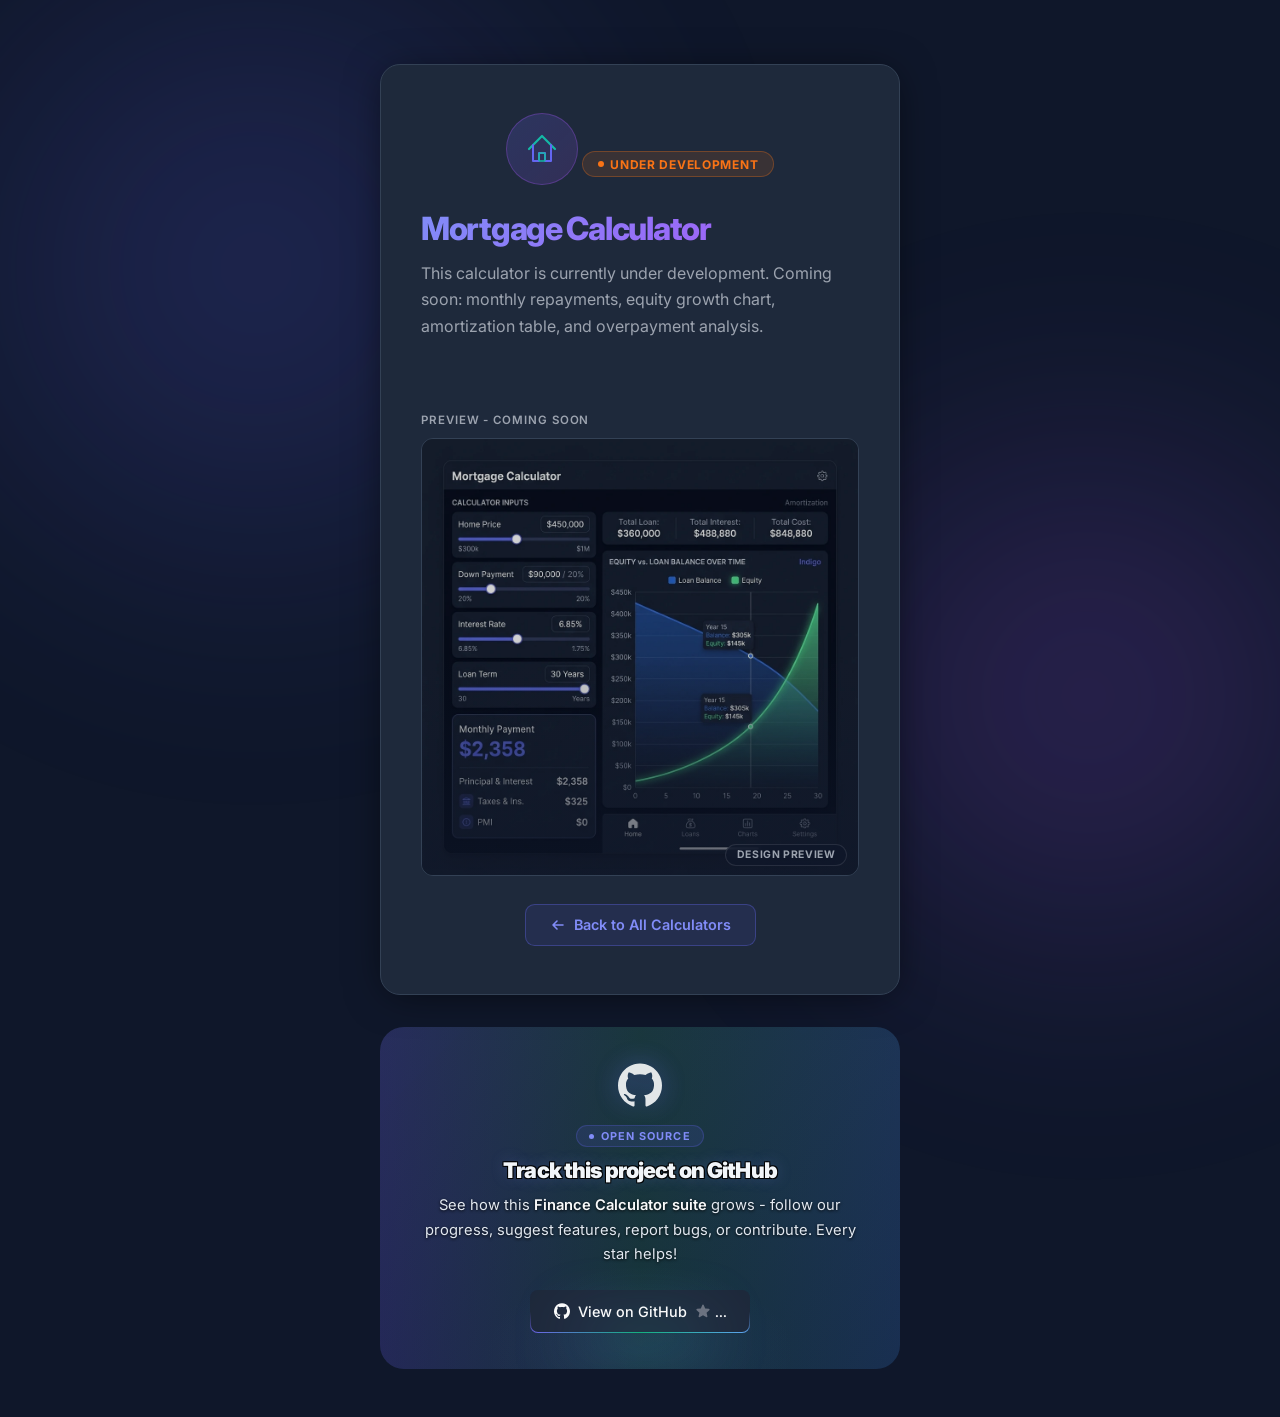
<file: Calculators/Mortgage Calculator/index.html>
<!DOCTYPE html>
<html lang="en">
<head>
    <title>Mortgage Calculator - Monthly Payment & Interest Tool | Pomerancee</title>
    <meta name="description"
        content="Calculate mortgage payments, total interest, and amortization schedules with this free, ad-free mortgage calculator.">

    <meta property="og:title" content="Mortgage Calculator - Monthly Payment & Interest Tool">
    <meta property="og:description"
        content="Calculate mortgage payments, total interest, and amortization schedules with this free, ad-free mortgage calculator.">
    <meta property="og:url" content="https://financecalculators.pomerancee.workers.dev/mortgage">
    <meta property="og:site_name" content="Pomerancee Tools">
    <meta property="og:image" content="https://financecalculators.pomerancee.workers.dev/og-image.png">
    <meta property="og:type" content="website">

    <meta name="twitter:card" content="summary_large_image">
    <meta name="twitter:url" content="https://financecalculators.pomerancee.workers.dev/mortgage">
    <meta name="twitter:title" content="Mortgage Calculator - Monthly Payment & Interest Tool">
    <meta name="twitter:description"
        content="Calculate mortgage payments, total interest, and amortization schedules with this free, ad-free mortgage calculator.">
    <meta name="twitter:image" content="https://financecalculators.pomerancee.workers.dev/og-image.png">

    <meta property="og:image:width" content="1200">
    <meta property="og:image:height" content="630">
    <meta charset="UTF-8">
    <meta name="viewport" content="width=device-width, initial-scale=1.0">

    <link rel="preconnect" href="https://fonts.googleapis.com">
    <link rel="preconnect" href="https://fonts.gstatic.com" crossorigin>
    <link href="https://fonts.googleapis.com/css2?family=Inter:wght@300;400;500;600;700;800&display=swap"
        rel="stylesheet">
    <link rel="icon" type="image/x-icon" href="https://investmentcalculator.pomerancee.workers.dev/favicon.ico">
    <link rel="stylesheet" href="../../Modules/shared.css">
    <link rel="stylesheet" href="styles.css">
</head>
<body>
    <div class="bg-orb orb-1" aria-hidden="true"></div>
    <div class="bg-orb orb-2" aria-hidden="true"></div>
    <div class="card">
        <div class="icon-wrap" aria-hidden="true">
            <svg viewBox="0 0 36 36" fill="none" xmlns="http://www.w3.org/2000/svg">
                <path d="M5 18L18 5l13 13" stroke="#14b8a6" stroke-width="2.2" stroke-linecap="round" stroke-linejoin="round"/>
                <path d="M9 14v16h6v-8h6v8h6V14" stroke="#6366f1" stroke-width="2" stroke-linecap="round" stroke-linejoin="round"/>
                <rect x="15" y="22" width="6" height="8" rx="1" stroke="#14b8a6" stroke-width="1.6"/>
            </svg>
        </div>
        <div class="wip-badge"><span class="wip-dot"></span> Under Development</div>
        <header id="app-header-section">
            <div class="app-header-copy">
                
        <h1>Mortgage Calculator</h1>
        <p>This calculator is currently under development. Coming soon: monthly repayments, equity growth chart, amortization table, and overpayment analysis.</p>

        
                
            </div>
        </header>
<!-- Preview: how the finished page will look -->
        <div class="preview-wrap">
            <p class="preview-label">Preview - coming soon</p>
            <div class="preview-img-box">
                <img src="../../Preview/mortgage-calculator.webp" alt="Mortgage Calculator preview" class="preview-img" />
                <div class="preview-img-overlay"></div>
                <span class="preview-badge">Design Preview</span>
            </div>
        </div>

        <div class="action-row">
            <a id="back-home" class="back-btn" href="../../index.html">
                <svg viewBox="0 0 16 16" fill="none" xmlns="http://www.w3.org/2000/svg" aria-hidden="true"><path d="M13 8H3M7 4L3 8l4 4" stroke="currentColor" stroke-width="1.6" stroke-linecap="round" stroke-linejoin="round"/></svg>
                Back to All Calculators
            </a>
        </div>
    </div>

    <!-- GitHub CTA Banner -->
    <section class="gh-cta" aria-label="GitHub project">
        <div class="gh-cta-inner">
            <svg class="gh-cta-octocat" viewBox="0 0 438.549 438.549" xmlns="http://www.w3.org/2000/svg" aria-hidden="true"><path d="M409.132 114.573c-19.608-33.596-46.205-60.194-79.798-79.8-33.598-19.607-70.277-29.408-110.063-29.408-39.781 0-76.472 9.804-110.063 29.408-33.596 19.605-60.192 46.204-79.8 79.8C9.803 148.168 0 184.854 0 224.63c0 47.78 13.94 90.745 41.827 128.906 27.884 38.164 63.906 64.572 108.063 79.227 5.14.954 8.945.283 11.419-1.996 2.475-2.282 3.711-5.14 3.711-8.562 0-.571-.049-5.708-.144-15.417a2549.81 2549.81 0 01-.144-25.406l-6.567 1.136c-4.187.767-9.469 1.092-15.846 1-6.374-.089-12.991-.757-19.842-1.999-6.854-1.231-13.229-4.086-19.13-8.559-5.898-4.473-10.085-10.328-12.56-17.556l-2.855-6.57c-1.903-4.374-4.899-9.233-8.992-14.559-4.093-5.331-8.232-8.945-12.419-10.848l-1.999-1.431c-1.332-.951-2.568-2.098-3.711-3.429-1.142-1.331-1.997-2.663-2.568-3.997-.572-1.335-.098-2.43 1.427-3.289 1.525-.859 4.281-1.276 8.28-1.276l5.708.853c3.807.763 8.516 3.042 14.133 6.851 5.614 3.806 10.229 8.754 13.846 14.842 4.38 7.806 9.657 13.754 15.846 17.847 6.184 4.093 12.419 6.136 18.699 6.136 6.28 0 11.704-.476 16.274-1.423 4.565-.952 8.848-2.383 12.847-4.285 1.713-12.758 6.377-22.559 13.988-29.41-10.848-1.14-20.601-2.857-29.264-5.14-8.658-2.286-17.605-5.996-26.835-11.14-9.235-5.137-16.896-11.516-22.985-19.126-6.09-7.614-11.088-17.61-14.987-29.979-3.901-12.374-5.852-26.648-5.852-42.826 0-23.035 7.52-42.637 22.557-58.817-7.044-17.318-6.379-36.732 1.997-58.24 5.52-1.715 13.706-.428 24.554 3.853 10.85 4.283 18.794 7.952 23.84 10.994 5.046 3.041 9.089 5.618 12.135 7.708 17.705-4.947 35.976-7.421 54.818-7.421s37.117 2.474 54.823 7.421l10.849-6.849c7.419-4.57 16.18-8.758 26.262-12.565 10.088-3.805 17.802-4.853 23.134-3.138 8.562 21.509 9.325 40.922 2.279 58.24 15.036 16.18 22.559 35.787 22.559 58.817 0 16.178-1.958 30.497-5.853 42.966-3.9 12.471-8.941 22.457-15.125 29.979-6.191 7.521-13.901 13.85-23.131 18.986-9.232 5.14-18.182 8.85-26.84 11.136-8.662 2.286-18.415 4.004-29.263 5.146 9.894 8.562 14.842 22.077 14.842 40.539v60.237c0 3.422 1.19 6.279 3.572 8.562 2.379 2.279 6.136 2.95 11.276 1.995 44.163-14.653 80.185-41.062 108.068-79.226 27.88-38.161 41.825-81.126 41.825-128.906-.01-39.771-9.818-76.454-29.414-110.049z" fill="currentColor"/></svg>
            <div class="gh-cta-eyebrow"><span class="gh-cta-eyebrow-dot" aria-hidden="true"></span> Open Source</div>
            <h2 class="gh-cta-title">Track this project on GitHub</h2>
            <p class="gh-cta-text">See how this <strong>Finance Calculator suite</strong> grows - follow our progress, suggest features, report bugs, or contribute. Every star helps!</p>
            <a id="gh-cta-btn-mortgage" class="github-btn" href="https://github.com/robajzsek-a11y/Investing-Calculator" target="_blank" rel="noopener noreferrer" title="View on GitHub" aria-label="View on GitHub">
                <span class="gh-inner">
                    <svg class="gh-logo" viewBox="0 0 438.549 438.549" xmlns="http://www.w3.org/2000/svg" aria-hidden="true"><path d="M409.132 114.573c-19.608-33.596-46.205-60.194-79.798-79.8-33.598-19.607-70.277-29.408-110.063-29.408-39.781 0-76.472 9.804-110.063 29.408-33.596 19.605-60.192 46.204-79.8 79.8C9.803 148.168 0 184.854 0 224.63c0 47.78 13.94 90.745 41.827 128.906 27.884 38.164 63.906 64.572 108.063 79.227 5.14.954 8.945.283 11.419-1.996 2.475-2.282 3.711-5.14 3.711-8.562 0-.571-.049-5.708-.144-15.417a2549.81 2549.81 0 01-.144-25.406l-6.567 1.136c-4.187.767-9.469 1.092-15.846 1-6.374-.089-12.991-.757-19.842-1.999-6.854-1.231-13.229-4.086-19.13-8.559-5.898-4.473-10.085-10.328-12.56-17.556l-2.855-6.57c-1.903-4.374-4.899-9.233-8.992-14.559-4.093-5.331-8.232-8.945-12.419-10.848l-1.999-1.431c-1.332-.951-2.568-2.098-3.711-3.429-1.142-1.331-1.997-2.663-2.568-3.997-.572-1.335-.098-2.43 1.427-3.289 1.525-.859 4.281-1.276 8.28-1.276l5.708.853c3.807.763 8.516 3.042 14.133 6.851 5.614 3.806 10.229 8.754 13.846 14.842 4.38 7.806 9.657 13.754 15.846 17.847 6.184 4.093 12.419 6.136 18.699 6.136 6.28 0 11.704-.476 16.274-1.423 4.565-.952 8.848-2.383 12.847-4.285 1.713-12.758 6.377-22.559 13.988-29.41-10.848-1.14-20.601-2.857-29.264-5.14-8.658-2.286-17.605-5.996-26.835-11.14-9.235-5.137-16.896-11.516-22.985-19.126-6.09-7.614-11.088-17.61-14.987-29.979-3.901-12.374-5.852-26.648-5.852-42.826 0-23.035 7.52-42.637 22.557-58.817-7.044-17.318-6.379-36.732 1.997-58.24 5.52-1.715 13.706-.428 24.554 3.853 10.85 4.283 18.794 7.952 23.84 10.994 5.046 3.041 9.089 5.618 12.135 7.708 17.705-4.947 35.976-7.421 54.818-7.421s37.117 2.474 54.823 7.421l10.849-6.849c7.419-4.57 16.18-8.758 26.262-12.565 10.088-3.805 17.802-4.853 23.134-3.138 8.562 21.509 9.325 40.922 2.279 58.24 15.036 16.18 22.559 35.787 22.559 58.817 0 16.178-1.958 30.497-5.853 42.966-3.9 12.471-8.941 22.457-15.125 29.979-6.191 7.521-13.901 13.85-23.131 18.986-9.232 5.14-18.182 8.85-26.84 11.136-8.662 2.286-18.415 4.004-29.263 5.146 9.894 8.562 14.842 22.077 14.842 40.539v60.237c0 3.422 1.19 6.279 3.572 8.562 2.379 2.279 6.136 2.95 11.276 1.995 44.163-14.653 80.185-41.062 108.068-79.226 27.88-38.161 41.825-81.126 41.825-128.906-.01-39.771-9.818-76.454-29.414-110.049z" fill="currentColor"/></svg>
                    <span class="gh-label">View on GitHub</span>
                </span>
                <span class="gh-inner gh-star-group">
                    <svg class="gh-star-icon" aria-hidden="true" fill="currentColor" viewBox="0 0 24 24"><path clip-rule="evenodd" d="M10.788 3.21c.448-1.077 1.976-1.077 2.424 0l2.082 5.006 5.404.434c1.164.093 1.636 1.545.749 2.305l-4.117 3.527 1.257 5.273c.271 1.136-.964 2.033-1.96 1.425L12 18.354 7.373 21.18c-.996.608-2.231-.29-1.96-1.425l1.257-5.273-4.117-3.527c-.887-.76-.415-2.212.749-2.305l5.404-.434 2.082-5.005Z" fill-rule="evenodd"/></svg>
                    <span class="gh-star-count">...</span>
                </span>
            </a>
        </div>
    </section>
    <script src="../../Modules/github-stars.js"></script>
</body>
</html>
</file>
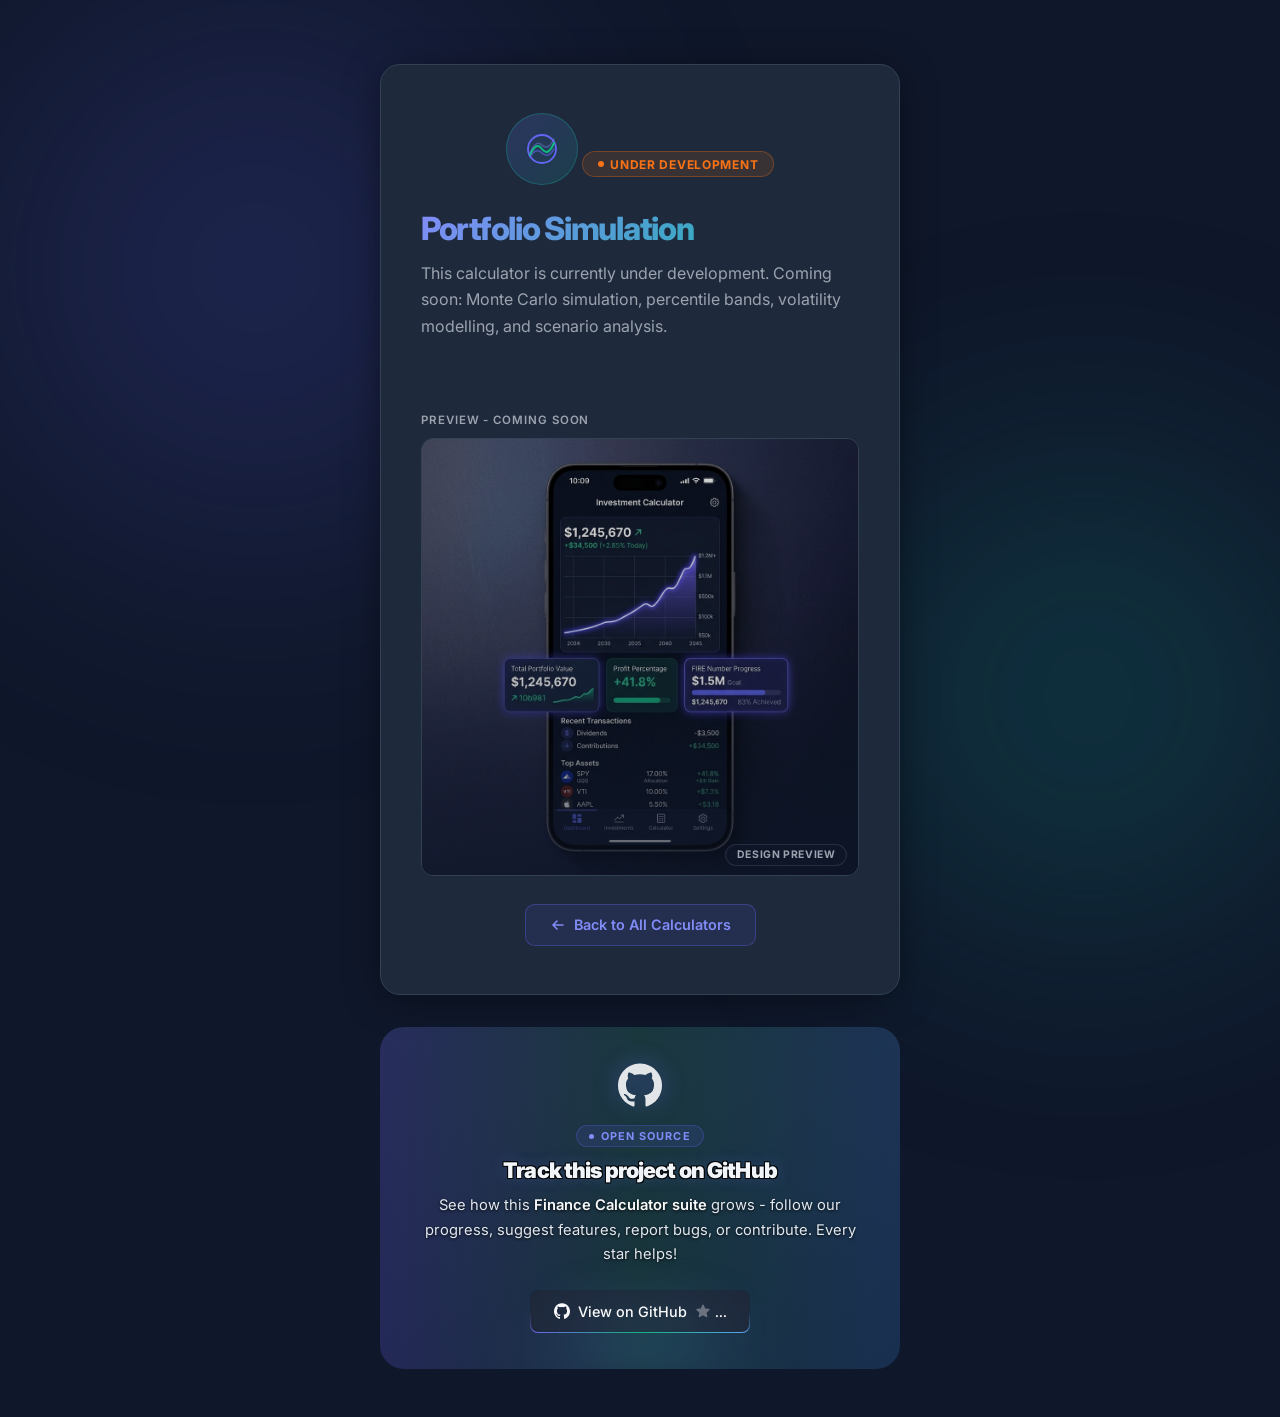
<file: Calculators/Portfolio simulation/index.html>
<!DOCTYPE html>
<html lang="en">
<head>
    <title>Portfolio Simulation - Investment Growth & Backtest Tool | Pomerancee</title>
    <meta name="description"
        content="Simulate portfolio growth, backtest investment strategies, and project future returns with this free, ad-free portfolio simulation tool.">

    <meta property="og:title" content="Portfolio Simulation - Investment Growth & Backtest Tool">
    <meta property="og:description"
        content="Simulate portfolio growth, backtest investment strategies, and project future returns with this free, ad-free portfolio simulation tool.">
    <meta property="og:url" content="https://financecalculators.pomerancee.workers.dev/portfolio">
    <meta property="og:site_name" content="Pomerancee Tools">
    <meta property="og:image" content="https://financecalculators.pomerancee.workers.dev/og-image.png">
    <meta property="og:type" content="website">

    <meta name="twitter:card" content="summary_large_image">
    <meta name="twitter:url" content="https://financecalculators.pomerancee.workers.dev/portfolio">
    <meta name="twitter:title" content="Portfolio Simulation - Investment Growth & Backtest Tool">
    <meta name="twitter:description"
        content="Simulate portfolio growth, backtest investment strategies, and project future returns with this free, ad-free portfolio simulation tool.">
    <meta name="twitter:image" content="https://financecalculators.pomerancee.workers.dev/og-image.png">

    <meta property="og:image:width" content="1200">
    <meta property="og:image:height" content="630">
    <meta charset="UTF-8">
    <meta name="viewport" content="width=device-width, initial-scale=1.0">

    <link rel="preconnect" href="https://fonts.googleapis.com">
    <link rel="preconnect" href="https://fonts.gstatic.com" crossorigin>
    <link href="https://fonts.googleapis.com/css2?family=Inter:wght@300;400;500;600;700;800&display=swap"
        rel="stylesheet">
    <link rel="icon" type="image/x-icon" href="https://investmentcalculator.pomerancee.workers.dev/favicon.ico">
    <link rel="stylesheet" href="../../Modules/shared.css">
    <link rel="stylesheet" href="styles.css">
</head>
<body>
    <div class="bg-orb orb-1" aria-hidden="true"></div>
    <div class="bg-orb orb-2" aria-hidden="true"></div>
    <div class="card">
        <div class="icon-wrap" aria-hidden="true">
            <svg viewBox="0 0 36 36" fill="none" xmlns="http://www.w3.org/2000/svg">
                <circle cx="18" cy="18" r="14" stroke="#6366f1" stroke-width="1.8"/>
                <path d="M6 24 Q12 10 18 18 Q24 26 30 12" stroke="#10b981" stroke-width="2" stroke-linecap="round" fill="none"/>
                <path d="M6 26 Q12 16 18 22 Q24 28 30 18" stroke="#6366f1" stroke-width="1.5" stroke-linecap="round" fill="none" opacity="0.6"/>
                <path d="M6 22 Q12 8 18 14 Q24 20 30 8" stroke="#818cf8" stroke-width="1.5" stroke-linecap="round" fill="none" opacity="0.4"/>
            </svg>
        </div>
        <div class="wip-badge"><span class="wip-dot"></span> Under Development</div>
        <header id="app-header-section">
            <div class="app-header-copy">
                
        <h1>Portfolio Simulation</h1>
        <p>This calculator is currently under development. Coming soon: Monte Carlo simulation, percentile bands, volatility modelling, and scenario analysis.</p>

        
                
            </div>
        </header>
<!-- Preview: how the finished page will look -->
        <div class="preview-wrap">
            <p class="preview-label">Preview - coming soon</p>
            <div class="preview-img-box">
                <img src="../../Preview/portfolio-simulation.webp" alt="Portfolio simulation preview" class="preview-img" />
                <div class="preview-img-overlay"></div>
                <span class="preview-badge">Design Preview</span>
            </div>
        </div>

        <div class="action-row">
            <a id="back-home" class="back-btn" href="../../index.html">
                <svg viewBox="0 0 16 16" fill="none" xmlns="http://www.w3.org/2000/svg" aria-hidden="true"><path d="M13 8H3M7 4L3 8l4 4" stroke="currentColor" stroke-width="1.6" stroke-linecap="round" stroke-linejoin="round"/></svg>
                Back to All Calculators
            </a>
        </div>
    </div>

    <!-- GitHub CTA Banner -->
    <section class="gh-cta" aria-label="GitHub project">
        <div class="gh-cta-inner">
            <svg class="gh-cta-octocat" viewBox="0 0 438.549 438.549" xmlns="http://www.w3.org/2000/svg" aria-hidden="true"><path d="M409.132 114.573c-19.608-33.596-46.205-60.194-79.798-79.8-33.598-19.607-70.277-29.408-110.063-29.408-39.781 0-76.472 9.804-110.063 29.408-33.596 19.605-60.192 46.204-79.8 79.8C9.803 148.168 0 184.854 0 224.63c0 47.78 13.94 90.745 41.827 128.906 27.884 38.164 63.906 64.572 108.063 79.227 5.14.954 8.945.283 11.419-1.996 2.475-2.282 3.711-5.14 3.711-8.562 0-.571-.049-5.708-.144-15.417a2549.81 2549.81 0 01-.144-25.406l-6.567 1.136c-4.187.767-9.469 1.092-15.846 1-6.374-.089-12.991-.757-19.842-1.999-6.854-1.231-13.229-4.086-19.13-8.559-5.898-4.473-10.085-10.328-12.56-17.556l-2.855-6.57c-1.903-4.374-4.899-9.233-8.992-14.559-4.093-5.331-8.232-8.945-12.419-10.848l-1.999-1.431c-1.332-.951-2.568-2.098-3.711-3.429-1.142-1.331-1.997-2.663-2.568-3.997-.572-1.335-.098-2.43 1.427-3.289 1.525-.859 4.281-1.276 8.28-1.276l5.708.853c3.807.763 8.516 3.042 14.133 6.851 5.614 3.806 10.229 8.754 13.846 14.842 4.38 7.806 9.657 13.754 15.846 17.847 6.184 4.093 12.419 6.136 18.699 6.136 6.28 0 11.704-.476 16.274-1.423 4.565-.952 8.848-2.383 12.847-4.285 1.713-12.758 6.377-22.559 13.988-29.41-10.848-1.14-20.601-2.857-29.264-5.14-8.658-2.286-17.605-5.996-26.835-11.14-9.235-5.137-16.896-11.516-22.985-19.126-6.09-7.614-11.088-17.61-14.987-29.979-3.901-12.374-5.852-26.648-5.852-42.826 0-23.035 7.52-42.637 22.557-58.817-7.044-17.318-6.379-36.732 1.997-58.24 5.52-1.715 13.706-.428 24.554 3.853 10.85 4.283 18.794 7.952 23.84 10.994 5.046 3.041 9.089 5.618 12.135 7.708 17.705-4.947 35.976-7.421 54.818-7.421s37.117 2.474 54.823 7.421l10.849-6.849c7.419-4.57 16.18-8.758 26.262-12.565 10.088-3.805 17.802-4.853 23.134-3.138 8.562 21.509 9.325 40.922 2.279 58.24 15.036 16.18 22.559 35.787 22.559 58.817 0 16.178-1.958 30.497-5.853 42.966-3.9 12.471-8.941 22.457-15.125 29.979-6.191 7.521-13.901 13.85-23.131 18.986-9.232 5.14-18.182 8.85-26.84 11.136-8.662 2.286-18.415 4.004-29.263 5.146 9.894 8.562 14.842 22.077 14.842 40.539v60.237c0 3.422 1.19 6.279 3.572 8.562 2.379 2.279 6.136 2.95 11.276 1.995 44.163-14.653 80.185-41.062 108.068-79.226 27.88-38.161 41.825-81.126 41.825-128.906-.01-39.771-9.818-76.454-29.414-110.049z" fill="currentColor"/></svg>
            <div class="gh-cta-eyebrow"><span class="gh-cta-eyebrow-dot" aria-hidden="true"></span> Open Source</div>
            <h2 class="gh-cta-title">Track this project on GitHub</h2>
            <p class="gh-cta-text">See how this <strong>Finance Calculator suite</strong> grows - follow our progress, suggest features, report bugs, or contribute. Every star helps!</p>
            <a id="gh-cta-btn-portfolio" class="github-btn" href="https://github.com/robajzsek-a11y/Investing-Calculator" target="_blank" rel="noopener noreferrer" title="View on GitHub" aria-label="View on GitHub">
                <span class="gh-inner">
                    <svg class="gh-logo" viewBox="0 0 438.549 438.549" xmlns="http://www.w3.org/2000/svg" aria-hidden="true"><path d="M409.132 114.573c-19.608-33.596-46.205-60.194-79.798-79.8-33.598-19.607-70.277-29.408-110.063-29.408-39.781 0-76.472 9.804-110.063 29.408-33.596 19.605-60.192 46.204-79.8 79.8C9.803 148.168 0 184.854 0 224.63c0 47.78 13.94 90.745 41.827 128.906 27.884 38.164 63.906 64.572 108.063 79.227 5.14.954 8.945.283 11.419-1.996 2.475-2.282 3.711-5.14 3.711-8.562 0-.571-.049-5.708-.144-15.417a2549.81 2549.81 0 01-.144-25.406l-6.567 1.136c-4.187.767-9.469 1.092-15.846 1-6.374-.089-12.991-.757-19.842-1.999-6.854-1.231-13.229-4.086-19.13-8.559-5.898-4.473-10.085-10.328-12.56-17.556l-2.855-6.57c-1.903-4.374-4.899-9.233-8.992-14.559-4.093-5.331-8.232-8.945-12.419-10.848l-1.999-1.431c-1.332-.951-2.568-2.098-3.711-3.429-1.142-1.331-1.997-2.663-2.568-3.997-.572-1.335-.098-2.43 1.427-3.289 1.525-.859 4.281-1.276 8.28-1.276l5.708.853c3.807.763 8.516 3.042 14.133 6.851 5.614 3.806 10.229 8.754 13.846 14.842 4.38 7.806 9.657 13.754 15.846 17.847 6.184 4.093 12.419 6.136 18.699 6.136 6.28 0 11.704-.476 16.274-1.423 4.565-.952 8.848-2.383 12.847-4.285 1.713-12.758 6.377-22.559 13.988-29.41-10.848-1.14-20.601-2.857-29.264-5.14-8.658-2.286-17.605-5.996-26.835-11.14-9.235-5.137-16.896-11.516-22.985-19.126-6.09-7.614-11.088-17.61-14.987-29.979-3.901-12.374-5.852-26.648-5.852-42.826 0-23.035 7.52-42.637 22.557-58.817-7.044-17.318-6.379-36.732 1.997-58.24 5.52-1.715 13.706-.428 24.554 3.853 10.85 4.283 18.794 7.952 23.84 10.994 5.046 3.041 9.089 5.618 12.135 7.708 17.705-4.947 35.976-7.421 54.818-7.421s37.117 2.474 54.823 7.421l10.849-6.849c7.419-4.57 16.18-8.758 26.262-12.565 10.088-3.805 17.802-4.853 23.134-3.138 8.562 21.509 9.325 40.922 2.279 58.24 15.036 16.18 22.559 35.787 22.559 58.817 0 16.178-1.958 30.497-5.853 42.966-3.9 12.471-8.941 22.457-15.125 29.979-6.191 7.521-13.901 13.85-23.131 18.986-9.232 5.14-18.182 8.85-26.84 11.136-8.662 2.286-18.415 4.004-29.263 5.146 9.894 8.562 14.842 22.077 14.842 40.539v60.237c0 3.422 1.19 6.279 3.572 8.562 2.379 2.279 6.136 2.95 11.276 1.995 44.163-14.653 80.185-41.062 108.068-79.226 27.88-38.161 41.825-81.126 41.825-128.906-.01-39.771-9.818-76.454-29.414-110.049z" fill="currentColor"/></svg>
                    <span class="gh-label">View on GitHub</span>
                </span>
                <span class="gh-inner gh-star-group">
                    <svg class="gh-star-icon" aria-hidden="true" fill="currentColor" viewBox="0 0 24 24"><path clip-rule="evenodd" d="M10.788 3.21c.448-1.077 1.976-1.077 2.424 0l2.082 5.006 5.404.434c1.164.093 1.636 1.545.749 2.305l-4.117 3.527 1.257 5.273c.271 1.136-.964 2.033-1.96 1.425L12 18.354 7.373 21.18c-.996.608-2.231-.29-1.96-1.425l1.257-5.273-4.117-3.527c-.887-.76-.415-2.212.749-2.305l5.404-.434 2.082-5.005Z" fill-rule="evenodd"/></svg>
                    <span class="gh-star-count">...</span>
                </span>
            </a>
        </div>
    </section>
    <script src="../../Modules/github-stars.js"></script>
</body>
</html>
</file>
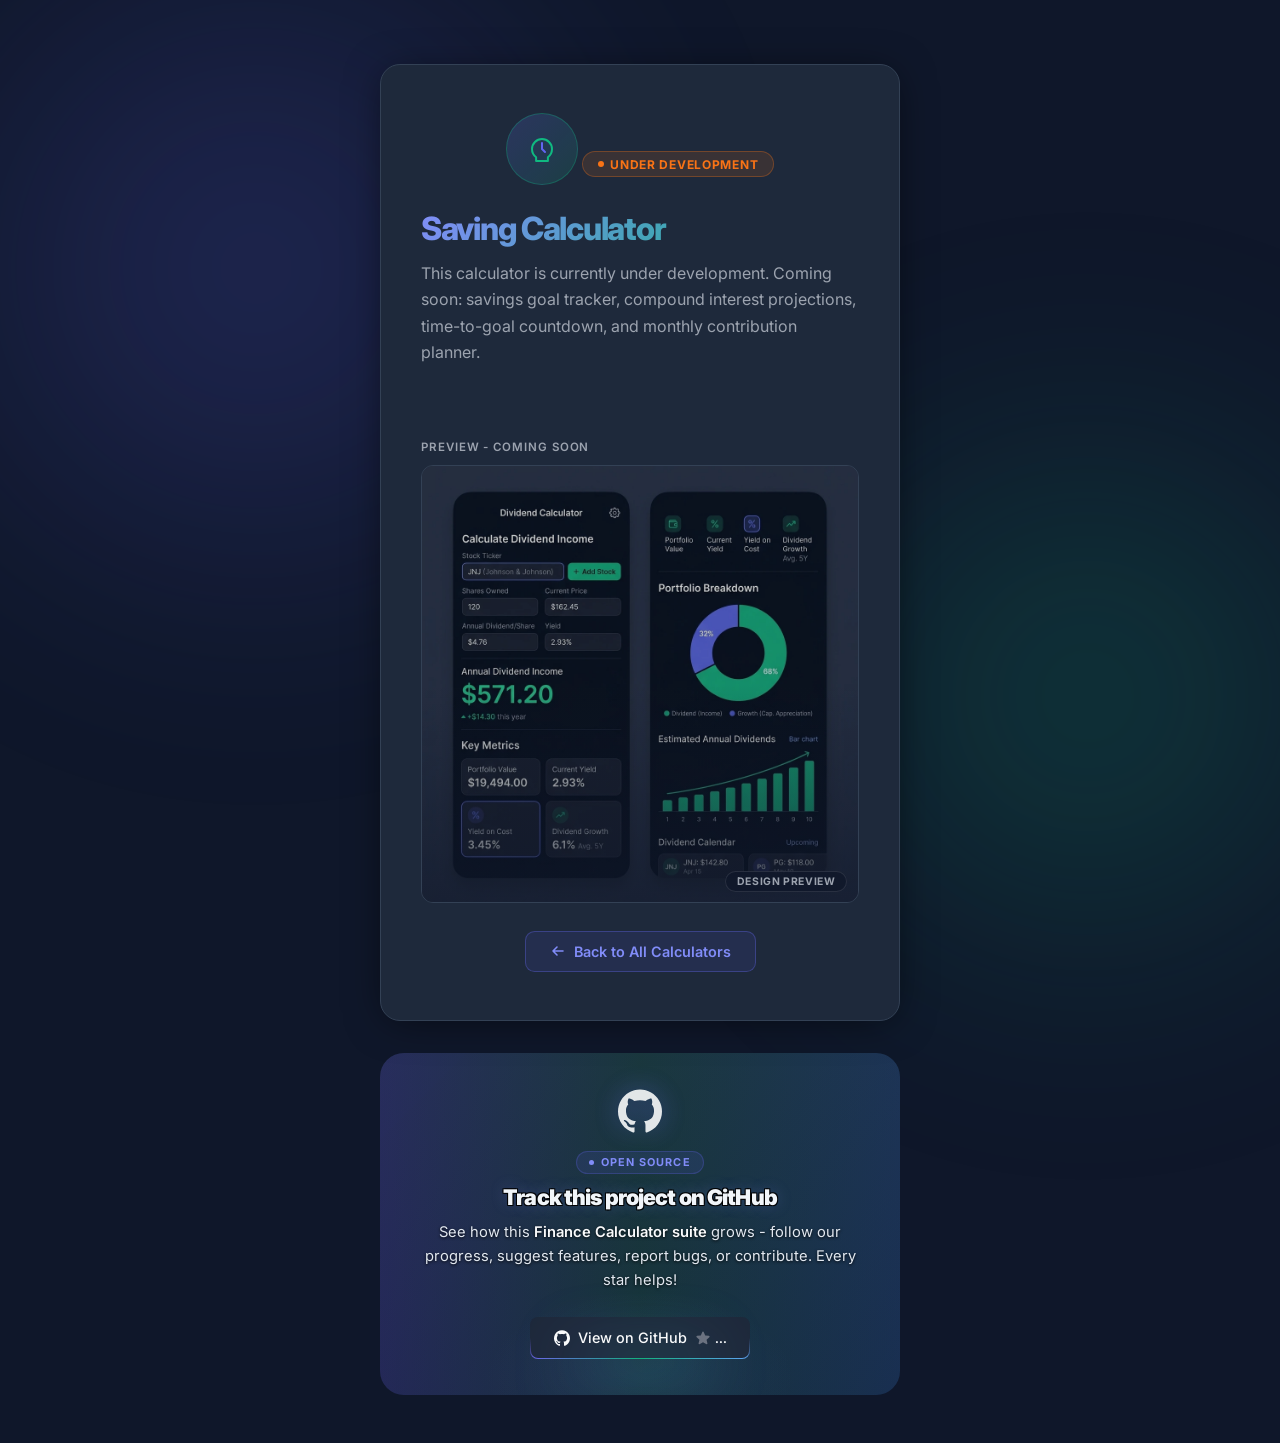
<file: Calculators/Saving Calculator/index.html>
<!DOCTYPE html>
<html lang="en">
<head>
    <title>Savings Calculator - Future Value & Compound Interest Tool | Pomerancee</title>
    <meta name="description"
        content="Calculate savings growth, compound interest, and future value of your deposits with this free, ad-free savings calculator.">

    <meta property="og:title" content="Savings Calculator - Future Value & Compound Interest Tool">
    <meta property="og:description"
        content="Calculate savings growth, compound interest, and future value of your deposits with this free, ad-free savings calculator.">
    <meta property="og:url" content="https://financecalculators.pomerancee.workers.dev/saving">
    <meta property="og:site_name" content="Pomerancee Tools">
    <meta property="og:image" content="https://financecalculators.pomerancee.workers.dev/og-image.png">
    <meta property="og:type" content="website">

    <meta name="twitter:card" content="summary_large_image">
    <meta name="twitter:url" content="https://financecalculators.pomerancee.workers.dev/saving">
    <meta name="twitter:title" content="Savings Calculator - Future Value & Compound Interest Tool">
    <meta name="twitter:description"
        content="Calculate savings growth, compound interest, and future value of your deposits with this free, ad-free savings calculator.">
    <meta name="twitter:image" content="https://financecalculators.pomerancee.workers.dev/og-image.png">

    <meta property="og:image:width" content="1200">
    <meta property="og:image:height" content="630">
    <meta charset="UTF-8">
    <meta name="viewport" content="width=device-width, initial-scale=1.0">

    <link rel="preconnect" href="https://fonts.googleapis.com">
    <link rel="preconnect" href="https://fonts.gstatic.com" crossorigin>
    <link href="https://fonts.googleapis.com/css2?family=Inter:wght@300;400;500;600;700;800&display=swap"
        rel="stylesheet">
    <link rel="icon" type="image/x-icon" href="https://investmentcalculator.pomerancee.workers.dev/favicon.ico">
    <link rel="stylesheet" href="../../Modules/shared.css">
    <link rel="stylesheet" href="styles.css">
</head>
<body>
    <div class="bg-orb orb-1" aria-hidden="true"></div>
    <div class="bg-orb orb-2" aria-hidden="true"></div>
    <div class="card">
        <div class="icon-wrap" aria-hidden="true">
            <svg viewBox="0 0 36 36" fill="none" xmlns="http://www.w3.org/2000/svg">
                <path d="M8 18c0-5.5 4.5-10 10-10s10 4.5 10 10c0 3.3-1.6 6.3-4.1 8.2V30H12.1v-3.8C9.6 24.3 8 21.3 8 18z" stroke="#10b981" stroke-width="2" stroke-linejoin="round"/>
                <path d="M13 30h10" stroke="#10b981" stroke-width="2" stroke-linecap="round"/>
                <path d="M18 12v6l3 3" stroke="#6366f1" stroke-width="2" stroke-linecap="round" stroke-linejoin="round"/>
            </svg>
        </div>
        <div class="wip-badge"><span class="wip-dot"></span> Under Development</div>
        <header id="app-header-section">
            <div class="app-header-copy">
                
        <h1>Saving Calculator</h1>
        <p>This calculator is currently under development. Coming soon: savings goal tracker, compound interest projections, time-to-goal countdown, and monthly contribution planner.</p>

        
                
            </div>
        </header>
<!-- Preview: how the finished page will look -->
        <div class="preview-wrap">
            <p class="preview-label">Preview - coming soon</p>
            <div class="preview-img-box">
                <img src="../../Preview/saving-calculator.webp" alt="Saving Calculator preview" class="preview-img" />
                <div class="preview-img-overlay"></div>
                <span class="preview-badge">Design Preview</span>
            </div>
        </div>

        <div class="action-row">
            <a id="back-home" class="back-btn" href="../../index.html">
                <svg viewBox="0 0 16 16" fill="none" xmlns="http://www.w3.org/2000/svg" aria-hidden="true"><path d="M13 8H3M7 4L3 8l4 4" stroke="currentColor" stroke-width="1.6" stroke-linecap="round" stroke-linejoin="round"/></svg>
                Back to All Calculators
            </a>
        </div>
    </div>

    <!-- GitHub CTA Banner -->
    <section class="gh-cta" aria-label="GitHub project">
        <div class="gh-cta-inner">
            <svg class="gh-cta-octocat" viewBox="0 0 438.549 438.549" xmlns="http://www.w3.org/2000/svg" aria-hidden="true"><path d="M409.132 114.573c-19.608-33.596-46.205-60.194-79.798-79.8-33.598-19.607-70.277-29.408-110.063-29.408-39.781 0-76.472 9.804-110.063 29.408-33.596 19.605-60.192 46.204-79.8 79.8C9.803 148.168 0 184.854 0 224.63c0 47.78 13.94 90.745 41.827 128.906 27.884 38.164 63.906 64.572 108.063 79.227 5.14.954 8.945.283 11.419-1.996 2.475-2.282 3.711-5.14 3.711-8.562 0-.571-.049-5.708-.144-15.417a2549.81 2549.81 0 01-.144-25.406l-6.567 1.136c-4.187.767-9.469 1.092-15.846 1-6.374-.089-12.991-.757-19.842-1.999-6.854-1.231-13.229-4.086-19.13-8.559-5.898-4.473-10.085-10.328-12.56-17.556l-2.855-6.57c-1.903-4.374-4.899-9.233-8.992-14.559-4.093-5.331-8.232-8.945-12.419-10.848l-1.999-1.431c-1.332-.951-2.568-2.098-3.711-3.429-1.142-1.331-1.997-2.663-2.568-3.997-.572-1.335-.098-2.43 1.427-3.289 1.525-.859 4.281-1.276 8.28-1.276l5.708.853c3.807.763 8.516 3.042 14.133 6.851 5.614 3.806 10.229 8.754 13.846 14.842 4.38 7.806 9.657 13.754 15.846 17.847 6.184 4.093 12.419 6.136 18.699 6.136 6.28 0 11.704-.476 16.274-1.423 4.565-.952 8.848-2.383 12.847-4.285 1.713-12.758 6.377-22.559 13.988-29.41-10.848-1.14-20.601-2.857-29.264-5.14-8.658-2.286-17.605-5.996-26.835-11.14-9.235-5.137-16.896-11.516-22.985-19.126-6.09-7.614-11.088-17.61-14.987-29.979-3.901-12.374-5.852-26.648-5.852-42.826 0-23.035 7.52-42.637 22.557-58.817-7.044-17.318-6.379-36.732 1.997-58.24 5.52-1.715 13.706-.428 24.554 3.853 10.85 4.283 18.794 7.952 23.84 10.994 5.046 3.041 9.089 5.618 12.135 7.708 17.705-4.947 35.976-7.421 54.818-7.421s37.117 2.474 54.823 7.421l10.849-6.849c7.419-4.57 16.18-8.758 26.262-12.565 10.088-3.805 17.802-4.853 23.134-3.138 8.562 21.509 9.325 40.922 2.279 58.24 15.036 16.18 22.559 35.787 22.559 58.817 0 16.178-1.958 30.497-5.853 42.966-3.9 12.471-8.941 22.457-15.125 29.979-6.191 7.521-13.901 13.85-23.131 18.986-9.232 5.14-18.182 8.85-26.84 11.136-8.662 2.286-18.415 4.004-29.263 5.146 9.894 8.562 14.842 22.077 14.842 40.539v60.237c0 3.422 1.19 6.279 3.572 8.562 2.379 2.279 6.136 2.95 11.276 1.995 44.163-14.653 80.185-41.062 108.068-79.226 27.88-38.161 41.825-81.126 41.825-128.906-.01-39.771-9.818-76.454-29.414-110.049z" fill="currentColor"/></svg>
            <div class="gh-cta-eyebrow"><span class="gh-cta-eyebrow-dot" aria-hidden="true"></span> Open Source</div>
            <h2 class="gh-cta-title">Track this project on GitHub</h2>
            <p class="gh-cta-text">See how this <strong>Finance Calculator suite</strong> grows - follow our progress, suggest features, report bugs, or contribute. Every star helps!</p>
            <a id="gh-cta-btn-saving" class="github-btn" href="https://github.com/robajzsek-a11y/Investing-Calculator" target="_blank" rel="noopener noreferrer" title="View on GitHub" aria-label="View on GitHub">
                <span class="gh-inner">
                    <svg class="gh-logo" viewBox="0 0 438.549 438.549" xmlns="http://www.w3.org/2000/svg" aria-hidden="true"><path d="M409.132 114.573c-19.608-33.596-46.205-60.194-79.798-79.8-33.598-19.607-70.277-29.408-110.063-29.408-39.781 0-76.472 9.804-110.063 29.408-33.596 19.605-60.192 46.204-79.8 79.8C9.803 148.168 0 184.854 0 224.63c0 47.78 13.94 90.745 41.827 128.906 27.884 38.164 63.906 64.572 108.063 79.227 5.14.954 8.945.283 11.419-1.996 2.475-2.282 3.711-5.14 3.711-8.562 0-.571-.049-5.708-.144-15.417a2549.81 2549.81 0 01-.144-25.406l-6.567 1.136c-4.187.767-9.469 1.092-15.846 1-6.374-.089-12.991-.757-19.842-1.999-6.854-1.231-13.229-4.086-19.13-8.559-5.898-4.473-10.085-10.328-12.56-17.556l-2.855-6.57c-1.903-4.374-4.899-9.233-8.992-14.559-4.093-5.331-8.232-8.945-12.419-10.848l-1.999-1.431c-1.332-.951-2.568-2.098-3.711-3.429-1.142-1.331-1.997-2.663-2.568-3.997-.572-1.335-.098-2.43 1.427-3.289 1.525-.859 4.281-1.276 8.28-1.276l5.708.853c3.807.763 8.516 3.042 14.133 6.851 5.614 3.806 10.229 8.754 13.846 14.842 4.38 7.806 9.657 13.754 15.846 17.847 6.184 4.093 12.419 6.136 18.699 6.136 6.28 0 11.704-.476 16.274-1.423 4.565-.952 8.848-2.383 12.847-4.285 1.713-12.758 6.377-22.559 13.988-29.41-10.848-1.14-20.601-2.857-29.264-5.14-8.658-2.286-17.605-5.996-26.835-11.14-9.235-5.137-16.896-11.516-22.985-19.126-6.09-7.614-11.088-17.61-14.987-29.979-3.901-12.374-5.852-26.648-5.852-42.826 0-23.035 7.52-42.637 22.557-58.817-7.044-17.318-6.379-36.732 1.997-58.24 5.52-1.715 13.706-.428 24.554 3.853 10.85 4.283 18.794 7.952 23.84 10.994 5.046 3.041 9.089 5.618 12.135 7.708 17.705-4.947 35.976-7.421 54.818-7.421s37.117 2.474 54.823 7.421l10.849-6.849c7.419-4.57 16.18-8.758 26.262-12.565 10.088-3.805 17.802-4.853 23.134-3.138 8.562 21.509 9.325 40.922 2.279 58.24 15.036 16.18 22.559 35.787 22.559 58.817 0 16.178-1.958 30.497-5.853 42.966-3.9 12.471-8.941 22.457-15.125 29.979-6.191 7.521-13.901 13.85-23.131 18.986-9.232 5.14-18.182 8.85-26.84 11.136-8.662 2.286-18.415 4.004-29.263 5.146 9.894 8.562 14.842 22.077 14.842 40.539v60.237c0 3.422 1.19 6.279 3.572 8.562 2.379 2.279 6.136 2.95 11.276 1.995 44.163-14.653 80.185-41.062 108.068-79.226 27.88-38.161 41.825-81.126 41.825-128.906-.01-39.771-9.818-76.454-29.414-110.049z" fill="currentColor"/></svg>
                    <span class="gh-label">View on GitHub</span>
                </span>
                <span class="gh-inner gh-star-group">
                    <svg class="gh-star-icon" aria-hidden="true" fill="currentColor" viewBox="0 0 24 24"><path clip-rule="evenodd" d="M10.788 3.21c.448-1.077 1.976-1.077 2.424 0l2.082 5.006 5.404.434c1.164.093 1.636 1.545.749 2.305l-4.117 3.527 1.257 5.273c.271 1.136-.964 2.033-1.96 1.425L12 18.354 7.373 21.18c-.996.608-2.231-.29-1.96-1.425l1.257-5.273-4.117-3.527c-.887-.76-.415-2.212.749-2.305l5.404-.434 2.082-5.005Z" fill-rule="evenodd"/></svg>
                    <span class="gh-star-count">...</span>
                </span>
            </a>
        </div>
    </section>
    <script src="../../Modules/github-stars.js"></script>
</body>
</html>
</file>
<file: Modules/shared.css>
/*---------SHARED LANGUAGE DROPDOWN------------*/

.custom-select-wrapper {
    position: relative;
    width: 100%;
    z-index: 100;
}

.selected-option {
    background: var(--input-bg, var(--bg-card));
    border: 1px solid var(--border-color, var(--border));
    border-radius: var(--radius-md, 0.75rem);
    padding: 0.75rem 1rem;
    cursor: pointer;
    display: flex;
    justify-content: space-between;
    align-items: center;
    font-size: 0.95rem;
    color: var(--text-main);
    transition: all 0.2s;
    white-space: nowrap;
    overflow: hidden;
    min-height: 44px;
}

.selected-option:hover {
    border-color: var(--primary-color, var(--primary, #6366f1));
}

.select-arrow {
    width: 0;
    height: 0;
    border-left: 4px solid transparent;
    border-right: 4px solid transparent;
    border-top: 4px solid var(--text-secondary);
    margin-left: 8px;
    transition: transform 0.2s;
}

.custom-options {
    position: absolute;
    top: calc(100% + 5px);
    left: 0;
    width: 100%;
    background: var(--bg-card);
    border: 1px solid var(--border-color, var(--border));
    border-radius: var(--radius-md, 0.75rem);
    box-shadow: var(--shadow-md, 0 10px 24px rgba(0, 0, 0, 0.22));
    max-height: 0;
    overflow-y: auto;
    opacity: 0;
    visibility: hidden;
    pointer-events: none;
    transform: translateY(-8px);
    transform-origin: top;
    transition: max-height 0.5s ease-in-out, opacity 0.35s ease, transform 0.35s ease, visibility 0s linear 0.35s;
    z-index: 101;
}

.custom-select-wrapper.open {
    z-index: 2000;
}

.custom-select-wrapper.open .custom-options {
    max-height: 400px;
    opacity: 1;
    visibility: visible;
    pointer-events: auto;
    transform: translateY(0);
    transition: max-height 0.5s ease-in-out, opacity 0.35s ease, transform 0.35s ease, visibility 0s linear 0s;
}

.custom-select-wrapper.open .select-arrow {
    transform: rotate(180deg);
}

.custom-option {
    padding: 0.75rem 1rem;
    cursor: pointer;
    font-size: 0.875rem;
    color: var(--text-main);
    opacity: 0;
    transform: translateY(-14px);
    transition: opacity 0.3s ease, transform 0.5s cubic-bezier(0.22, 1, 0.36, 1), background 0.2s;
    transition-delay: 0s;
}

.custom-select-wrapper.open .custom-option {
    opacity: 1;
    transform: translateY(0);
    transition-delay: calc(var(--stagger-index, 0) * 0.04s);
}

.custom-option:hover {
    background: var(--input-bg, rgba(255, 255, 255, 0.04));
    color: var(--primary-color, var(--primary, #6366f1));
}

.custom-option.selected {
    background: var(--primary-color, var(--primary, #6366f1));
    color: #fff;
}

/*---------SEE MORE CALCULATORS BUTTON (SHARED)------------*/


#see-more-btn {
    position: relative;
    display: inline-flex;
    align-items: center;
    gap: 0.65rem;
    padding: 0.7rem 1.25rem 0.7rem 0.85rem;
    background: linear-gradient(135deg, 
        rgba(99, 102, 241, 0.12) 0%, 
        rgba(139, 92, 246, 0.08) 100%);
    border: 1.5px solid rgba(99, 102, 241, 0.25);
    border-radius: 12px;
    color: #e2e8f0;
    font-family: 'DM Sans', 'Inter', system-ui, sans-serif;
    font-size: 0.9rem;
    font-weight: 600;
    letter-spacing: -0.01em;
    cursor: pointer;
    text-decoration: none;
    backdrop-filter: blur(8px);
    -webkit-backdrop-filter: blur(8px);
    transition: all 0.3s cubic-bezier(0.4, 0, 0.2, 1);
    box-shadow: 
        0 2px 8px rgba(0, 0, 0, 0.1),
        inset 0 1px 0 rgba(255, 255, 255, 0.05);
    user-select: none;
    -webkit-user-select: none;
    white-space: nowrap;
    overflow: hidden;
}

/* Animated border gradient */
#see-more-btn::before {
    content: '';
    position: absolute;
    inset: 0;
    border-radius: inherit;
    padding: 1.5px;
    background: linear-gradient(135deg, 
        rgba(99, 102, 241, 0.4) 0%, 
        rgba(139, 92, 246, 0.2) 50%,
        rgba(99, 102, 241, 0.4) 100%);
    
    mask: linear-gradient(#fff 0 0) content-box, linear-gradient(#fff 0 0);
    mask-composite: exclude;
    -webkit-mask: linear-gradient(#fff 0 0) content-box, linear-gradient(#fff 0 0);
    -webkit-mask-composite: xor;

    opacity: 0;
    transition: opacity 0.3s ease;
    pointer-events: none;
}

/* Shine effect overlay */
#see-more-btn::after {
    content: '';
    position: absolute;
    top: -50%;
    left: -100%;
    width: 60%;
    height: 200%;
    background: linear-gradient(
        90deg,
        transparent 0%,
        rgba(255, 255, 255, 0.08) 40%,
        rgba(255, 255, 255, 0.15) 50%,
        rgba(255, 255, 255, 0.08) 60%,
        transparent 100%
    );
    transform: skewX(-25deg);
    animation: shine-slow 6s ease-in-out infinite;
    pointer-events: none;
}

#see-more-btn:hover {
    background: linear-gradient(135deg, 
        rgba(99, 102, 241, 0.2) 0%, 
        rgba(139, 92, 246, 0.15) 100%);
    border-color: rgba(99, 102, 241, 0.45);
    box-shadow: 
        0 4px 16px rgba(99, 102, 241, 0.2),
        0 0 24px rgba(99, 102, 241, 0.15),
        inset 0 1px 0 rgba(255, 255, 255, 0.1);
    transform: translateY(-1px);
}

#see-more-btn:hover::before {
    opacity: 1;
}

#see-more-btn:hover::after {
    animation: shine-fast 1.5s ease-in-out infinite;
}

#see-more-btn:active {
    transform: translateY(0);
    box-shadow: 
        0 2px 8px rgba(99, 102, 241, 0.15),
        inset 0 1px 0 rgba(255, 255, 255, 0.05);
}

/* Shine animations */
@keyframes shine-slow {
    0% {
        left: -100%;
    }
    20% {
        left: 120%;
    }
    100% {
        left: 120%;
    }
}

@keyframes shine-fast {
    0% {
        left: -100%;
    }
    50% {
        left: 120%;
    }
    100% {
        left: 120%;
    }
}

/* Icon container - NO ANIMATION when not hovered */
#see-more-btn .smb-icon {
    width: 32px;
    height: 32px;
    border-radius: 8px;
    background: linear-gradient(135deg, #6366f1 0%, #818cf8 100%);
    display: flex;
    align-items: center;
    justify-content: center;
    flex-shrink: 0;
    box-shadow: 
        0 2px 8px rgba(99, 102, 241, 0.3),
        inset 0 1px 1px rgba(255, 255, 255, 0.2);
    transition: all 0.3s cubic-bezier(0.4, 0, 0.2, 1);
}

/* Floating animation ONLY on hover */
#see-more-btn:hover .smb-icon {
    background: linear-gradient(135deg, #818cf8 0%, #a78bfa 100%);
    box-shadow: 
        0 4px 12px rgba(99, 102, 241, 0.4),
        inset 0 1px 2px rgba(255, 255, 255, 0.3);
    animation: float-icon-hover 1s ease-in-out infinite;
}

@keyframes float-icon-hover {
    0%, 100% {
        transform: translateY(0px) rotate(0deg) scale(1.05);
    }
    25% {
        transform: translateY(-2px) rotate(3deg) scale(1.08);
    }
    75% {
        transform: translateY(-2px) rotate(-3deg) scale(1.08);
    }
}

#see-more-btn .smb-icon svg {
    width: 18px;
    height: 18px;
    color: #fff;
    filter: drop-shadow(0 1px 2px rgba(0, 0, 0, 0.1));
    transition: transform 0.3s cubic-bezier(0.4, 0, 0.2, 1);
}

#see-more-btn:hover .smb-icon svg {
    transform: translateX(2px);
}

/* Gradient animated text */
#see-more-btn .smb-label {
    font-weight: 600;
    background: linear-gradient(
        90deg,
        #e2e8f0 0%,
        #cbd5e1 25%,
        #f1f5f9 50%,
        #cbd5e1 75%,
        #e2e8f0 100%
    );
    background-size: 200% 100%;
    background-clip: text;
    -webkit-background-clip: text;
    -webkit-text-fill-color: transparent;
    animation: gradient-text 4s linear infinite;
    transition: all 0.3s ease;
}

@keyframes gradient-text {
    0% {
        background-position: 0% 50%;
    }
    100% {
        background-position: 200% 50%;
    }
}

#see-more-btn:hover .smb-label {
    background: linear-gradient(
        90deg,
        #f1f5f9 0%,
        #e2e8f0 25%,
        #ffffff 50%,
        #e2e8f0 75%,
        #f1f5f9 100%
    );
    background-size: 200% 100%;
    background-clip: text;
    -webkit-background-clip: text;
    animation: gradient-text-fast 2s linear infinite;
}

@keyframes gradient-text-fast {
    0% {
        background-position: 0% 50%;
    }
    100% {
        background-position: 200% 50%;
    }
}

/* Light mode adjustments */
body.light-mode #see-more-btn {
    background: linear-gradient(135deg, 
        rgba(99, 102, 241, 0.08) 0%, 
        rgba(139, 92, 246, 0.05) 100%);
    border-color: rgba(99, 102, 241, 0.2);
    color: #1e293b;
    box-shadow: 
        0 2px 8px rgba(0, 0, 0, 0.06),
        inset 0 1px 0 rgba(255, 255, 255, 0.8);
}

body.light-mode #see-more-btn::after {
    background: linear-gradient(
        90deg,
        transparent 0%,
        rgba(255, 255, 255, 0.4) 40%,
        rgba(255, 255, 255, 0.6) 50%,
        rgba(255, 255, 255, 0.4) 60%,
        transparent 100%
    );
}

body.light-mode #see-more-btn:hover {
    background: linear-gradient(135deg, 
        rgba(99, 102, 241, 0.12) 0%, 
        rgba(139, 92, 246, 0.08) 100%);
    border-color: rgba(99, 102, 241, 0.35);
    box-shadow: 
        0 4px 16px rgba(99, 102, 241, 0.15),
        0 0 24px rgba(99, 102, 241, 0.1),
        inset 0 1px 0 rgba(255, 255, 255, 0.9);
}

body.light-mode #see-more-btn .smb-label {
    background: linear-gradient(
        90deg,
        #1e293b 0%,
        #334155 25%,
        #475569 50%,
        #334155 75%,
        #1e293b 100%
    );
    background-size: 200% 100%;
    background-clip: text;
    -webkit-background-clip: text;
    animation: gradient-text 4s linear infinite;
}

body.light-mode #see-more-btn:hover .smb-label {
    background: linear-gradient(
        90deg,
        #0f172a 0%,
        #1e293b 25%,
        #334155 50%,
        #1e293b 75%,
        #0f172a 100%
    );
    background-size: 200% 100%;
    background-clip: text;
    -webkit-background-clip: text;
    animation: gradient-text-fast 2s linear infinite;
}

/* Responsive design */
@media (max-width: 900px) {
    #app-header-section .app-header-actions {
        display: flex;
        flex-direction: column;
        align-items: flex-start;
        gap: 0.55rem;
        width: 100%;
    }

    #app-header-section .app-header-actions .github-btn,
    #app-header-section .app-header-actions #see-more-btn {
        align-self: flex-start;
        max-width: 100%;
    }

    #see-more-btn {
        padding: 0.52rem 0.9rem 0.52rem 0.68rem;
        gap: 0.46rem;
        font-size: 0.8rem;
        border-radius: 10px;
    }
    
    #see-more-btn .smb-icon {
        width: 24px;
        height: 24px;
        border-radius: 6px;
    }
    
    #see-more-btn .smb-icon svg {
        width: 14px;
        height: 14px;
    }

    #see-more-btn .smb-label {
        font-size: 0.8rem;
    }
}

@media (max-width: 480px) {
    #see-more-btn {
        padding: 0.46rem 0.78rem 0.46rem 0.58rem;
        gap: 0.4rem;
        font-size: 0.76rem;
        border-radius: 9px;
    }

    #see-more-btn .smb-icon {
        width: 22px;
        height: 22px;
        border-radius: 6px;
    }

    #see-more-btn .smb-icon svg {
        width: 13px;
        height: 13px;
    }

    #see-more-btn .smb-label {
        font-size: 0.75rem;
    }
}

/* Optional: Add subtle pulse animation for attention */
@keyframes pulse-glow {
    0%, 100% {
        box-shadow: 
            0 2px 8px rgba(0, 0, 0, 0.1),
            inset 0 1px 0 rgba(255, 255, 255, 0.05);
    }
    50% {
        box-shadow: 
            0 2px 12px rgba(99, 102, 241, 0.2),
            0 0 16px rgba(99, 102, 241, 0.1),
            inset 0 1px 0 rgba(255, 255, 255, 0.05);
    }
}

#see-more-btn.pulse {
    animation: pulse-glow 3s ease-in-out infinite;
}

/*---------GITHUB BUTTON------------*/

@keyframes animate-rainbow {
    0% {
        background-position: 0% 50%;
    }

    50% {
        background-position: 100% 50%;
    }

    100% {
        background-position: 0% 50%;
    }
}

.github-btn {
    position: relative;
    display: inline-flex;
    align-items: center;
    justify-content: center;
    gap: 0;
    height: 2.5rem;
    padding: 0 1rem;
    border-radius: 0.5rem;
    font-size: 0.875rem;
    font-weight: 500;
    font-family: inherit;
    color: var(--text-main);
    text-decoration: none;
    white-space: nowrap;
    cursor: pointer;
    border: calc(0.08 * 1rem) solid transparent;
    background:
        linear-gradient(var(--bg-card), var(--bg-card)),
        linear-gradient(var(--bg-card) 50%, rgba(30, 41, 59, 0.6) 80%, rgba(15, 23, 42, 0)),
        linear-gradient(90deg,
            hsl(245, 82%, 67%),
            hsl(160, 84%, 39%),
            hsl(213, 93%, 68%),
            hsl(160, 84%, 39%),
            hsl(245, 82%, 67%));
    background-origin: border-box;
    background-clip: padding-box, border-box, border-box;
    background-size: 200% auto;
    animation: animate-rainbow 4s linear infinite;
    transition: transform 0.2s ease, box-shadow 0.2s ease;
}

.github-btn::before {
    content: '';
    position: absolute;
    bottom: -20%;
    left: 50%;
    transform: translateX(-50%);
    width: 60%;
    height: 20%;
    background: linear-gradient(90deg,
            hsl(245, 82%, 67%),
            hsl(160, 84%, 39%),
            hsl(213, 93%, 68%),
            hsl(160, 84%, 39%),
            hsl(245, 82%, 67%));
    background-size: 200% auto;
    animation: animate-rainbow 4s linear infinite;
    filter: blur(2rem);
    z-index: 0;
}

.github-btn:hover {
    transform: scale(1.1);
}

.github-btn:active {
    transform: scale(0.95);
}

.github-btn .gh-inner {
    position: relative;
    z-index: 1;
    display: flex;
    align-items: center;
    gap: 0.25rem;
}

.github-btn .gh-star-group {
    margin-left: 0.5rem;
}

.github-btn .gh-label {
    margin-left: 0.25rem;
    color: var(--text-main);
}

.github-btn .gh-logo {
    width: 1rem;
    height: 1rem;
    flex-shrink: 0;
}

.github-btn .gh-star-icon {
    width: 1rem;
    height: 1rem;
    color: #6b7280;
    transform-origin: center;
    transition: color 0.3s ease, filter 0.3s ease, rotate 0.6s ease, scale 0.3s ease;
}

.github-btn:hover .gh-star-icon {
    color: #facc15;
    scale: 1.1;
    rotate: 360deg;
    filter:
        drop-shadow(0 0 5px rgba(255, 208, 0, 0.8)) drop-shadow(0 0 10px rgba(255, 208, 0, 0.6));
}

.github-btn .gh-star-count {
    font-size: 0.875rem;
    font-weight: 500;
    color: var(--text-main);
    font-variant-numeric: tabular-nums;
}

body.light-mode .github-btn {
    background:
        linear-gradient(#ffffff, #ffffff),
        linear-gradient(#ffffff 50%, rgba(255, 255, 255, 0.6) 80%, rgba(0, 0, 0, 0)),
        linear-gradient(90deg,
            hsl(245, 82%, 67%),
            hsl(160, 84%, 39%),
            hsl(213, 93%, 68%),
            hsl(160, 84%, 39%),
            hsl(245, 82%, 67%));
    background-origin: border-box;
    background-clip: padding-box, border-box, border-box;
    background-size: 200% auto;
}

body.light-mode .github-btn .gh-logo path {
    fill: #1e293b;
}

body.light-mode .github-btn .gh-star-count,
body.light-mode .github-btn .gh-label {
    color: #111827;
}

.app-header-actions {
    display: flex;
    flex-direction: column;
    align-items: flex-start;
    gap: 0.9rem;
}

.app-header-actions .github-btn {
    width: fit-content;
}
</file>
<file: styles.css>
/*------------2026 Pomerancee. All rights reserved.-----------------*/
/*------------https://creativecommons.org/licenses/by-nc-sa/4.0/----*/
/*------------Licensed under CC BY-NC-SA 4.0------------------------*/

/* ─── DESIGN TOKENS ───────────────────────────────────────────────── */
:root {
    --primary: #6366f1;
    --primary-hover: #818cf8;
    --success: #10b981;
    --blue: #3b82f6;
    --orange: #f97316;
    --purple: #a855f7;
    --teal: #14b8a6;

    --text-main: #f9fafb;
    --text-secondary: #9ca3af;
    --bg-body: #0f172a;
    --bg-card: #1e293b;
    --border: #334155;

    --radius-sm: 0.375rem;
    --radius-md: 0.75rem;
    --radius-lg: 1.25rem;
    --radius-xl: 1.75rem;

    --shadow-card: 0 4px 24px -4px rgba(0, 0, 0, 0.5), 0 1px 4px rgba(0, 0, 0, 0.3);
    --shadow-glow: 0 0 32px 4px;

    --font: 'Inter', system-ui, -apple-system, sans-serif;

    --transition-base: 0.3s cubic-bezier(0.4, 0, 0.2, 1);
    --transition-bounce: 0.4s cubic-bezier(0.34, 1.56, 0.64, 1);
}

/* ─── RESET ────────────────────────────────────────────────────────── */
*,
*::before,
*::after {
    box-sizing: border-box;
    margin: 0;
    padding: 0;
}

/* ─── BASE ─────────────────────────────────────────────────────────── */
html {
    scroll-behavior: smooth;
}

body {
    font-family: var(--font);
    background: var(--bg-body);
    color: var(--text-main);
    line-height: 1.6;
    min-height: 100vh;
    overflow-x: hidden;
    position: relative;
}

a {
    text-decoration: none;
    color: inherit;
}

img {
    display: block;
    max-width: 100%;
}

/* ─── BACKGROUND ANIMATION ─────────────────────────────────────────── */
.bg-animation {
    position: fixed;
    inset: 0;
    z-index: 0;
    overflow: hidden;
    background: linear-gradient(135deg, #0f172a 0%, #1e293b 50%, #0f172a 100%);
    pointer-events: none;
}

.bg-orb {
    position: absolute;
    border-radius: 50%;
    filter: blur(120px);
    opacity: 0.3;
    pointer-events: none;
}

.orb-1 {
    top: -20%;
    left: -15%;
    width: 70vw;
    height: 70vw;
    background: radial-gradient(circle, var(--primary) 0%, transparent 65%);
    animation: floatOrbit 28s infinite ease-in-out alternate;
}

.orb-2 {
    bottom: -20%;
    right: -15%;
    width: 60vw;
    height: 60vw;
    background: radial-gradient(circle, var(--success) 0%, transparent 65%);
    animation: floatOrbit2 34s infinite ease-in-out alternate-reverse;
}

.orb-3 {
    top: 40%;
    left: 40%;
    width: 40vw;
    height: 40vw;
    background: radial-gradient(circle, var(--blue) 0%, transparent 65%);
    opacity: 0.12;
    animation: floatOrbit 42s infinite ease-in-out alternate;
    animation-delay: -10s;
}

@keyframes floatOrbit {
    0% {
        transform: translate(0, 0) scale(1);
    }

    33% {
        transform: translate(4%, 6%) scale(1.04);
    }

    66% {
        transform: translate(-3%, 8%) scale(0.96);
    }

    100% {
        transform: translate(0, 0) scale(1);
    }
}

@keyframes floatOrbit2 {
    0% {
        transform: translate(0, 0) scale(1);
    }

    33% {
        transform: translate(-5%, -4%) scale(1.08);
    }

    66% {
        transform: translate(3%, -6%) scale(0.92);
    }

    100% {
        transform: translate(0, 0) scale(1);
    }
}

/* ─── LAYOUT ────────────────────────────────────────────────────────── */
.app-container {
    position: relative;
    z-index: 1;
    max-width: 1400px;
    margin: 0 auto;
    padding: 0 2rem 4rem;
}

/* ─── HEADER ─────────────────────────────────────────────────────────── */
.site-header {
    padding-top: 2.5rem;
    padding-bottom: 3.5rem;
}

.header-inner {
    display: flex;
    justify-content: space-between;
    align-items: center;
    margin-bottom: 3.5rem;
}

.header-brand {
    display: flex;
    align-items: center;
    gap: 0.75rem;
}

.brand-icon {
    flex-shrink: 0;
    filter: drop-shadow(0 0 8px rgba(99, 102, 241, 0.5));
    transition: filter var(--transition-base);
}

.brand-icon:hover {
    filter: drop-shadow(0 0 14px rgba(99, 102, 241, 0.8));
}

.brand-name {
    font-size: 1.125rem;
    font-weight: 700;
    letter-spacing: -0.02em;
    background: linear-gradient(135deg, var(--text-main), var(--text-secondary));
    background-clip: text;
    -webkit-background-clip: text;
    -webkit-text-fill-color: transparent;
}

.header-nav {
    display: flex;
    align-items: center;
    gap: 1rem;
    flex-wrap: wrap;
}

.nav-badge {
    display: inline-flex;
    align-items: center;
    padding: 0.35rem 0.9rem;
    background: rgba(99, 102, 241, 0.12);
    border: 1px solid rgba(99, 102, 241, 0.3);
    border-radius: 99px;
    font-size: 0.8rem;
    font-weight: 600;
    color: var(--primary-hover);
    letter-spacing: 0.02em;
}

.header-language {
    position: relative;
}

.header-language .custom-select-wrapper {
    min-width: 200px;
}

.header-language .language-select.hidden {
    display: none;
}

/* ─── GITHUB BUTTON ─────────────────────────────────────────────────── */
@keyframes animate-rainbow {
    0% {
        background-position: 0% 50%;
    }

    50% {
        background-position: 100% 50%;
    }

    100% {
        background-position: 0% 50%;
    }
}

.github-btn {
    position: relative;
    display: inline-flex;
    align-items: center;
    justify-content: center;
    gap: 0;
    height: 2.5rem;
    padding: 0 1rem;
    border-radius: 0.5rem;
    font-size: 0.875rem;
    font-weight: 500;
    font-family: var(--font);
    color: var(--text-main);
    text-decoration: none;
    white-space: nowrap;
    cursor: pointer;
    border: calc(0.08 * 1rem) solid transparent;
    background:
        linear-gradient(var(--bg-card), var(--bg-card)),
        linear-gradient(var(--bg-card) 50%, rgba(30, 41, 59, 0.6) 80%, rgba(15, 23, 42, 0)),
        linear-gradient(90deg,
            hsl(245, 82%, 67%),
            hsl(160, 84%, 39%),
            hsl(213, 93%, 68%),
            hsl(160, 84%, 39%),
            hsl(245, 82%, 67%));
    background-origin: border-box;
    background-clip: padding-box, border-box, border-box;
    background-size: 200% auto;
    animation: animate-rainbow 4s linear infinite;
    transition: transform 0.2s ease, box-shadow 0.2s ease;
    flex-shrink: 0;
}

.github-btn::before {
    content: '';
    position: absolute;
    bottom: -20%;
    left: 50%;
    transform: translateX(-50%);
    width: 60%;
    height: 20%;
    background: linear-gradient(90deg,
            hsl(245, 82%, 67%),
            hsl(160, 84%, 39%),
            hsl(213, 93%, 68%),
            hsl(160, 84%, 39%),
            hsl(245, 82%, 67%));
    background-size: 200% auto;
    animation: animate-rainbow 4s linear infinite;
    filter: blur(2rem);
    z-index: 0;
}

.github-btn:hover {
    transform: scale(1.12);
}

.github-btn:active {
    transform: scale(0.95);
}

.github-btn .gh-inner {
    position: relative;
    z-index: 1;
    display: flex;
    align-items: center;
    gap: 0.25rem;
}

.github-btn .gh-star-group {
    margin-left: 0.5rem;
}

.github-btn .gh-label {
    margin-left: 0.25rem;
    color: var(--text-main);
}

.github-btn .gh-logo {
    width: 1rem;
    height: 1rem;
    flex-shrink: 0;
}

.github-btn .gh-star-icon {
    width: 1rem;
    height: 1rem;
    color: #6b7280;
    transform-origin: center;
    transition: color 0.3s ease, filter 0.3s ease, rotate 0.6s ease, scale 0.3s ease;
}

.github-btn:hover .gh-star-icon {
    color: #facc15;
    scale: 1.1;
    rotate: 360deg;
    filter: drop-shadow(0 0 5px rgba(255, 208, 0, 0.8)) drop-shadow(0 0 10px rgba(255, 208, 0, 0.6));
}

.github-btn .gh-star-count {
    font-size: 0.875rem;
    font-weight: 500;
    color: var(--text-main);
    font-variant-numeric: tabular-nums;
}

/* ─── HERO ───────────────────────────────────────────────────────────── */
.hero-section {
    text-align: center;
    max-width: 720px;
    margin: 0 auto;
}

.hero-title {
    font-size: clamp(2.4rem, 5vw, 4.2rem);
    font-weight: 900;
    line-height: 1.08;
    letter-spacing: -0.04em;
    color: var(--text-main);
    margin-bottom: 1.25rem;
    animation: fadeInUp 0.7s ease both;
}

.gradient-text {
    background: linear-gradient(135deg, var(--primary), var(--success));
    background-clip: text;
    -webkit-background-clip: text;
    -webkit-text-fill-color: transparent;
}

.hero-subtitle {
    font-size: clamp(1rem, 2vw, 1.2rem);
    color: var(--text-secondary);
    max-width: 560px;
    margin: 0 auto 2.5rem;
    line-height: 1.7;
    animation: fadeInUp 0.7s 0.1s ease both;
}

.hero-stats {
    display: inline-flex;
    align-items: center;
    gap: 0;
    background: rgba(30, 41, 59, 0.7);
    border: 1px solid var(--border);
    border-radius: var(--radius-xl);
    padding: 0.75rem 2rem;
    backdrop-filter: blur(12px);
    -webkit-backdrop-filter: blur(12px);
    animation: fadeInUp 0.7s 0.2s ease both;
}

.stat-item {
    display: flex;
    flex-direction: column;
    align-items: center;
    padding: 0 1.5rem;
}

.stat-number {
    font-size: 1.4rem;
    font-weight: 800;
    background: linear-gradient(135deg, var(--primary-hover), var(--success));
    background-clip: text;
    -webkit-background-clip: text;
    -webkit-text-fill-color: transparent;
    line-height: 1;
    margin-bottom: 0.2rem;
}

.stat-label {
    font-size: 0.72rem;
    font-weight: 500;
    color: var(--text-secondary);
    text-transform: uppercase;
    letter-spacing: 0.08em;
}

.stat-divider {
    width: 1px;
    height: 2.2rem;
    background: var(--border);
    flex-shrink: 0;
}

/* ─── GRID ────────────────────────────────────────────────────────────── */
.calculators-grid {
    display: grid;
    grid-template-columns: repeat(auto-fill, minmax(300px, 1fr));
    gap: 1.5rem;
}

/* ─── TILE ────────────────────────────────────────────────────────────── */
.calc-tile {
    position: relative;
    display: flex;
    flex-direction: column;
    background: var(--bg-card);
    border: 2px solid var(--primary);
    border-radius: var(--radius-lg);
    overflow: hidden;
    cursor: pointer;
    outline: none;
    transition:
        transform var(--transition-bounce),
        box-shadow var(--transition-base),
        border-color var(--transition-base);
    box-shadow: var(--shadow-card);
    animation: tileReveal 0.5s ease both;
    text-decoration: none;
    color: inherit;
}

/* Dynamically tint the entire tile (waves, hover borders, etc) based on status badge inner text */
/* Ready/WIP Defaults */
.calc-tile:has(.tile-badge-status.ready) { --primary: var(--success); }
.calc-tile:has(.tile-badge-status.wip) { --primary: var(--orange); }

/* Specific Tile Theme Overrides */
.calc-tile:has(.tile-glow--blue)   { --primary: var(--blue); }
.calc-tile:has(.tile-glow--green)  { --primary: var(--success); }
.calc-tile:has(.tile-glow--orange) { --primary: var(--orange); }
.calc-tile:has(.tile-glow--purple) { --primary: var(--purple); }
.calc-tile:has(.tile-glow--teal)   { --primary: var(--teal); }
.calc-tile:has(.tile-glow--indigo) { --primary: var(--indigo, #6366f1); }

/* Stagger reveal animation for each tile */
.calc-tile:nth-child(1) {
    animation-delay: 0.05s;
}

.calc-tile:nth-child(2) {
    animation-delay: 0.1s;
}

.calc-tile:nth-child(3) {
    animation-delay: 0.15s;
}

.calc-tile:nth-child(4) {
    animation-delay: 0.2s;
}

.calc-tile:nth-child(5) {
    animation-delay: 0.25s;
}

.calc-tile:nth-child(6) {
    animation-delay: 0.3s;
}

.calc-tile:nth-child(7) {
    animation-delay: 0.35s;
}

.calc-tile:nth-child(8) {
    animation-delay: 0.4s;
}

.calc-tile:hover,
.calc-tile:focus-visible {
    transform: translateY(-6px) scale(1.018);
    border-color: color-mix(in srgb, var(--primary) 80%, transparent);
    box-shadow:
        var(--shadow-card),
        0 0 0 1px color-mix(in srgb, var(--primary) 20%, transparent),
        0 20px 48px -8px rgba(0, 0, 0, 0.7);
}

.calc-tile:active {
    transform: translateY(-2px) scale(1.008);
}

/* ─── TILE SVG WAVE BORDER ───────────────────────────────────────────── */
.tile-border {
    display: none;
    /* hidden on mobile/small – enabled on desktop below */
    position: absolute;
    inset: 0;
    width: 100%;
    height: 100%;
    overflow: visible;
    pointer-events: none;
    z-index: 3;
    border-radius: inherit;
}

.tile-border path {
    fill: none;
    vector-effect: non-scaling-stroke;
}

.tile-border-track {
    stroke: color-mix(in srgb, var(--primary) 70%, white);
    stroke-width: 1.25;
    opacity: 0;
    filter:
        drop-shadow(0 0 5px color-mix(in srgb, var(--primary) 30%, transparent)) drop-shadow(0 0 12px color-mix(in srgb, var(--primary) 20%, transparent));
    transition: opacity var(--transition-base);
}

.tile-border-wave {
    stroke: color-mix(in srgb, var(--primary) 88%, white);
    stroke-width: 1.8;
    stroke-linecap: round;
    stroke-linejoin: round;
    stroke-dasharray: 12 88;
    stroke-dashoffset: 0;
    opacity: 0;
    filter:
        drop-shadow(0 0 6px color-mix(in srgb, var(--primary) 40%, transparent)) drop-shadow(0 0 14px color-mix(in srgb, var(--primary) 25%, transparent));
    transition: opacity var(--transition-base);
    animation: tileWave 18s linear infinite;
}

.tile-border-wave-secondary {
    stroke: color-mix(in srgb, var(--primary) 76%, white);
    stroke-width: 1.25;
    stroke-dasharray: 8 92;
    opacity: 0;
    filter:
        drop-shadow(0 0 5px color-mix(in srgb, var(--primary) 32%, transparent)) drop-shadow(0 0 11px color-mix(in srgb, var(--primary) 18%, transparent));
    transition: opacity var(--transition-base);
    animation: tileWave 18s linear infinite;
    animation-delay: -9s;
}

@keyframes tileWave {
    from {
        stroke-dashoffset: 0;
    }

    to {
        stroke-dashoffset: -100;
    }
}

/* Show border on desktop */
@media (min-width: 601px) {
    .tile-border {
        display: block;
    }
}

/* Activate wave on hover */
.calc-tile:hover .tile-border-wave,
.calc-tile:focus-visible .tile-border-wave,
.calc-tile:hover .tile-border-wave-secondary,
.calc-tile:focus-visible .tile-border-wave-secondary {
    opacity: 0.85;
}

.calc-tile:hover .tile-border-track,
.calc-tile:focus-visible .tile-border-track {
    opacity: 1;
}

/* ─── TILE IMAGE ──────────────────────────────────────────────────────── */
.tile-image-wrap {
    position: relative;
    width: 100%;
    aspect-ratio: 16/9;
    overflow: hidden;
    background: #0b1222;
}

.tile-img {
    width: 100%;
    height: 100%;
    object-fit: cover;
    object-position: top center;
    filter: blur(3px) brightness(0.75) saturate(0.85);
    transform: scale(1.04);
    transition:
        filter var(--transition-base),
        transform var(--transition-base);
    will-change: filter, transform;
}

.calc-tile:hover .tile-img,
.calc-tile:focus-visible .tile-img {
    filter: blur(0) brightness(1) saturate(1.1);
    transform: scale(1.0);
}

.tile-img-overlay {
    position: absolute;
    inset: 0;
    background: linear-gradient(to bottom,
            rgba(30, 41, 59, 0.1) 0%,
            rgba(15, 23, 42, 0.35) 60%,
            rgba(15, 23, 42, 0.8) 100%);
    transition: opacity var(--transition-base);
}

.calc-tile:hover .tile-img-overlay {
    opacity: 0.6;
}

/* ─── TILE GLOW ───────────────────────────────────────────────────────── */
.tile-glow {
    position: absolute;
    inset: 0;
    pointer-events: none;
    opacity: 0;
    transition: opacity var(--transition-base);
    border-radius: inherit;
    box-shadow: inset 0 0 60px -10px var(--primary);
}

.tile-glow--blue {
    box-shadow: inset 0 0 60px -10px var(--blue);
}

.tile-glow--green {
    box-shadow: inset 0 0 60px -10px var(--success);
}

.tile-glow--orange {
    box-shadow: inset 0 0 60px -10px var(--orange);
}

.tile-glow--purple {
    box-shadow: inset 0 0 60px -10px var(--purple);
}

.tile-glow--teal {
    box-shadow: inset 0 0 60px -10px var(--teal);
}

.tile-glow--indigo {
    box-shadow: inset 0 0 60px -10px var(--primary);
}

.calc-tile:hover .tile-glow,
.calc-tile:focus-visible .tile-glow {
    opacity: 1;
}

/* ─── TILE DESCRIPTION OVERLAY ────────────────────────────────────────── */
.tile-desc-layer {
    position: absolute;
    inset: 0;
    z-index: 10;
    display: flex;
    align-items: center;
    justify-content: center;
    padding: 2rem;
    transition: transform 0.4s cubic-bezier(0.4, 0, 0.2, 1), opacity 0.3s ease;
    transform: translateY(100%);
    opacity: 0;
}

.tile-desc-layer .desc-content {
    color: var(--text-main);
    font-size: 0.95rem;
    line-height: 1.55;
    text-align: center;
    font-weight: 500;
    text-shadow: 0 1px 8px rgba(0, 0, 0, 0.9);
    display: inline-block;
    background: rgba(0, 0, 0, 0.3);
    backdrop-filter: blur(4px);
    -webkit-backdrop-filter: blur(4px);
    padding: 0.45rem 0.8rem;
    border-radius: 0.75rem;
}

.calc-tile:hover .tile-desc-layer,
.calc-tile:focus-visible .tile-desc-layer {
    transform: translateY(0%);
    opacity: 1;
}

/* ─── TILE BADGE ──────────────────────────────────────────────────────── */
.tile-badge {
    position: absolute;
    top: 0.75rem;
    right: 0.75rem;
    display: flex;
    align-items: center;
    gap: 0.4rem;
    padding: 0.3rem 0.7rem 0.3rem 0.5rem;
    background: rgba(15, 23, 42, 0.75);
    border: 1px solid rgba(255, 255, 255, 0.1);
    border-radius: 99px;
    backdrop-filter: blur(8px);
    -webkit-backdrop-filter: blur(8px);
    transition: opacity var(--transition-base), transform var(--transition-base);
    z-index: 20;
}

.tile-icon {
    width: 14px;
    height: 14px;
    color: var(--text-secondary);
    flex-shrink: 0;
}

.tile-badge-status {
    font-size: 0.68rem;
    font-weight: 700;
    letter-spacing: 0.06em;
    text-transform: uppercase;
}

.tile-badge-status.ready {
    color: var(--success);
}

.tile-badge-status.wip {
    color: var(--orange);
}

.tile-badge:has(.tile-badge-status.ready) {
    background: color-mix(in srgb, var(--success) 20%, rgba(15, 23, 42, 0.6));
    border-color: color-mix(in srgb, var(--success) 35%, rgba(255, 255, 255, 0.1));
}

.tile-badge:has(.tile-badge-status.ready) .tile-icon {
    color: var(--success);
}

.tile-badge:has(.tile-badge-status.wip) {
    background: color-mix(in srgb, var(--orange) 20%, rgba(15, 23, 42, 0.6));
    border-color: color-mix(in srgb, var(--orange) 35%, rgba(255, 255, 255, 0.1));
}

.tile-badge:has(.tile-badge-status.wip) .tile-icon {
    color: var(--orange);
}

/* ─── TILE FOOTER ─────────────────────────────────────────────────────── */
.tile-footer {
    display: flex;
    align-items: center;
    justify-content: space-between;
    padding: 0.9rem 1.1rem;
    background: #000000;
    border-top: 1px solid rgba(255, 255, 255, 0.06);
    flex-shrink: 0;
    min-height: 52px;
    transition: background var(--transition-base);
}

.calc-tile:hover .tile-footer {
    background: #0a0a0a;
}

.tile-name {
    font-size: 0.95rem;
    font-weight: 700;
    color: var(--text-main);
    letter-spacing: -0.01em;
    white-space: nowrap;
    overflow: hidden;
    text-overflow: ellipsis;
}

.calc-tile[data-tool="investment"] .tile-name {
    background: linear-gradient(135deg, #6366f1, #10b981);
    -webkit-background-clip: text;
    -webkit-text-fill-color: transparent;
    background-clip: text;
}

.calc-tile[data-tool="currency"] .tile-name {
    background: linear-gradient(110deg, #818cf8, #f97316);
    -webkit-background-clip: text;
    -webkit-text-fill-color: transparent;
    background-clip: text;
}

.calc-tile[data-tool="dividend"] .tile-name {
    background: linear-gradient(95deg, #7c3aed, #f59e0b);
    -webkit-background-clip: text;
    -webkit-text-fill-color: transparent;
    background-clip: text;
}

.calc-tile[data-tool="inflation"] .tile-name {
    background: linear-gradient(120deg, #ef4444, #eab308);
    -webkit-background-clip: text;
    -webkit-text-fill-color: transparent;
    background-clip: text;
}

.calc-tile[data-tool="loan"] .tile-name {
    background: linear-gradient(140deg, #f97316, #ec4899);
    -webkit-background-clip: text;
    -webkit-text-fill-color: transparent;
    background-clip: text;
}

.calc-tile[data-tool="mortgage"] .tile-name {
    background: linear-gradient(115deg, #3b82f6, #14b8a6);
    -webkit-background-clip: text;
    -webkit-text-fill-color: transparent;
    background-clip: text;
}

.calc-tile[data-tool="portfolio"] .tile-name {
    background: linear-gradient(150deg, #8b5cf6, #10b981);
    -webkit-background-clip: text;
    -webkit-text-fill-color: transparent;
    background-clip: text;
}

.calc-tile[data-tool="saving"] .tile-name {
    background: linear-gradient(100deg, #14b8a6, #a855f7);
    -webkit-background-clip: text;
    -webkit-text-fill-color: transparent;
    background-clip: text;
}

.tile-arrow {
    width: 18px;
    height: 18px;
    color: var(--text-secondary);
    flex-shrink: 0;
    margin-left: 0.5rem;
    transform: translateX(0);
    transition: transform var(--transition-base), color var(--transition-base);
}

.calc-tile:hover .tile-arrow {
    transform: translateX(4px);
    color: var(--primary-hover);
}

/* ─── GITHUB CTA BANNER ──────────────────────────────────────────────── */
.gh-cta {
    position: relative;
    margin: 3.5rem 0 0;
    padding: 2.75rem 2rem;
    border-radius: var(--radius-xl);
    background: linear-gradient(135deg, rgba(30, 41, 59, 0.97) 0%, rgba(15, 23, 42, 0.99) 100%);
    text-align: center;
    overflow: hidden;
    isolation: isolate;
    animation: fadeInUp 0.6s 0.5s ease both;
}

/* Rainbow animated border */
.gh-cta::before {
    content: '';
    position: absolute;
    inset: -1.5px;
    border-radius: calc(var(--radius-xl) + 2px);
    background: linear-gradient(90deg,
            hsl(245, 65%, 55%),
            hsl(160, 60%, 32%),
            hsl(213, 70%, 55%),
            hsl(160, 60%, 32%),
            hsl(245, 65%, 55%));
    background-size: 200% auto;
    animation: animate-rainbow 8s linear infinite;
    z-index: -1;
    opacity: 0.22;
}

/* Subtle inner glow */
.gh-cta::after {
    content: '';
    position: absolute;
    bottom: -20%;
    left: 50%;
    transform: translateX(-50%);
    width: 60%;
    height: 50%;
    background: radial-gradient(ellipse, rgba(99, 102, 241, 0.12) 0%, transparent 70%);
    pointer-events: none;
    z-index: 0;
}

.gh-cta-inner {
    position: relative;
    z-index: 1;
    max-width: 600px;
    margin: 0 auto;
}

.gh-cta-octocat {
    width: 56px;
    height: 56px;
    color: var(--text-main);
    margin: 0 auto 1.25rem;
    display: block;
    opacity: 0.92;
    filter: drop-shadow(0 0 14px rgba(99, 102, 241, 0.55));
    transition: filter var(--transition-base), transform var(--transition-bounce);
}

.gh-cta:hover .gh-cta-octocat {
    filter: drop-shadow(0 0 22px rgba(129, 140, 248, 0.8));
    transform: scale(1.08) rotate(-4deg);
}

.gh-cta-eyebrow {
    display: inline-flex;
    align-items: center;
    gap: 0.4rem;
    padding: 0.25rem 0.8rem;
    background: rgba(99, 102, 241, 0.12);
    border: 1px solid rgba(99, 102, 241, 0.25);
    border-radius: 99px;
    font-size: 0.7rem;
    font-weight: 700;
    text-transform: uppercase;
    letter-spacing: 0.1em;
    color: var(--primary-hover);
    margin-bottom: 1rem;
}

.gh-cta-eyebrow-dot {
    width: 5px;
    height: 5px;
    border-radius: 50%;
    background: var(--primary-hover);
    animation: pulse 2s ease-in-out infinite;
}

@keyframes pulse {

    0%,
    100% {
        opacity: 1;
        transform: scale(1);
    }

    50% {
        opacity: 0.4;
        transform: scale(0.65);
    }
}

.gh-cta-title {
    font-size: clamp(1.35rem, 2.5vw, 1.9rem);
    font-weight: 900;
    letter-spacing: -0.04em;
    line-height: 1.1;
    color: #f1f5f9;
    text-shadow:
        -1px -1px 0 rgba(0, 0, 0, 0.9),
        1px -1px 0 rgba(0, 0, 0, 0.9),
        -1px 1px 0 rgba(0, 0, 0, 0.9),
        1px 1px 0 rgba(0, 0, 0, 0.9),
        0 0 18px rgba(129, 140, 248, 0.3);
    margin-bottom: 0.85rem;
}

.gh-cta-text {
    color: #e2e8f0;
    font-size: 1rem;
    line-height: 1.72;
    max-width: 500px;
    margin: 0 auto 2rem;
    text-shadow: 0 1px 3px rgba(0, 0, 0, 0.85);
}

.gh-cta-text strong {
    color: var(--text-main);
    font-weight: 600;
}

.gh-cta .github-btn {
    height: 2.85rem;
    padding: 0 1.5rem;
    font-size: 0.95rem;
}

/* ─── SITE FOOTER ─────────────────────────────────────────────────────── */
.site-footer {
    text-align: center;
    padding: 2.5rem 0 0;
    color: var(--text-secondary);
    font-size: 0.825rem;
}

.site-footer a {
    color: var(--primary-hover);
    text-decoration: underline;
    text-underline-offset: 2px;
    transition: color var(--transition-base);
}

.site-footer a:hover {
    color: #ffffff;
}

/* ─── ANIMATIONS ──────────────────────────────────────────────────────── */
@keyframes fadeInUp {
    from {
        opacity: 0;
        transform: translateY(20px);
    }

    to {
        opacity: 1;
        transform: translateY(0);
    }
}

@keyframes tileReveal {
    from {
        opacity: 0;
        transform: translateY(28px) scale(0.97);
    }

    to {
        opacity: 1;
        transform: translateY(0) scale(1);
    }
}

/* Click ripple effect */
.bg-click-ripple {
    position: fixed;
    border-radius: 50%;
    width: 20px;
    height: 20px;
    background: radial-gradient(circle, var(--primary) 0%, transparent 65%);
    opacity: 0.55;
    pointer-events: none;
    transform: translate(-50%, -50%) scale(1);
    animation: rippleOut 0.9s ease-out forwards;
    z-index: 9999;
    mix-blend-mode: screen;
}

@keyframes rippleOut {
    0% {
        transform: translate(-50%, -50%) scale(1);
        opacity: 0.5;
    }

    100% {
        transform: translate(-50%, -50%) scale(22);
        opacity: 0;
    }
}

/* ─── RESPONSIVE ──────────────────────────────────────────────────────── */
@media (max-width: 900px) {
    .app-container {
        padding: 0 1.25rem 3rem;
    }

    .site-header {
        padding-top: 1.75rem;
        padding-bottom: 2.5rem;
    }

    .header-inner {
        margin-bottom: 2.5rem;
    }

    .hero-stats {
        padding: 0.65rem 1.2rem;
    }

    .stat-item {
        padding: 0 1rem;
    }
}

@media (max-width: 600px) {
    .calculators-grid {
        grid-template-columns: 1fr;
        gap: 1.1rem;
    }

    .hero-stats {
        gap: 0;
    }

    .stat-item {
        padding: 0 0.75rem;
    }

    .stat-number {
        font-size: 1.15rem;
    }
}

@media (max-width: 400px) {
    .header-inner {
        flex-direction: column;
        align-items: flex-start;
        gap: 0.75rem;
    }
}

/* ─── REDUCED MOTION ──────────────────────────────────────────────────── */
@media (prefers-reduced-motion: reduce) {

    .orb-1,
    .orb-2,
    .orb-3,
    .hero-title,
    .hero-subtitle,
    .hero-stats,
    .calc-tile {
        animation: none;
    }

    .calc-tile:hover {
        transform: none;
    }

    .tile-img {
        filter: blur(0) brightness(0.85);
        transform: none;
    }

    .calc-tile:hover .tile-img {
        filter: blur(0) brightness(1);
        transform: none;
    }
}
</file>
<file: Calculators/Inflation Calculator/styles.css>
@import url("../../Modules/wip-page.css");

:root {
    --wip-orb-2: #f97316;
    --wip-icon-accent-rgb: 249, 115, 22;
    --wip-title-start: #f97316;
    --wip-title-end: #ef4444;
}
</file>
<file: Calculators/Loan Calculator/styles.css>
@import url("../../Modules/wip-page.css");
</file>
<file: Calculators/Mortgage Calculator/styles.css>
@import url("../../Modules/wip-page.css");

:root {
    --wip-orb-2: #a855f7;
    --wip-icon-accent-rgb: 168, 85, 247;
    --wip-title-end: #a855f7;
}
</file>
<file: Calculators/Portfolio simulation/styles.css>
@import url("../../Modules/wip-page.css");

:root {
    --wip-orb-2: #14b8a6;
    --wip-icon-accent-rgb: 20, 184, 166;
    --wip-title-end: #14b8a6;
}
</file>
<file: Calculators/Saving Calculator/styles.css>
@import url("../../Modules/wip-page.css");
</file>
